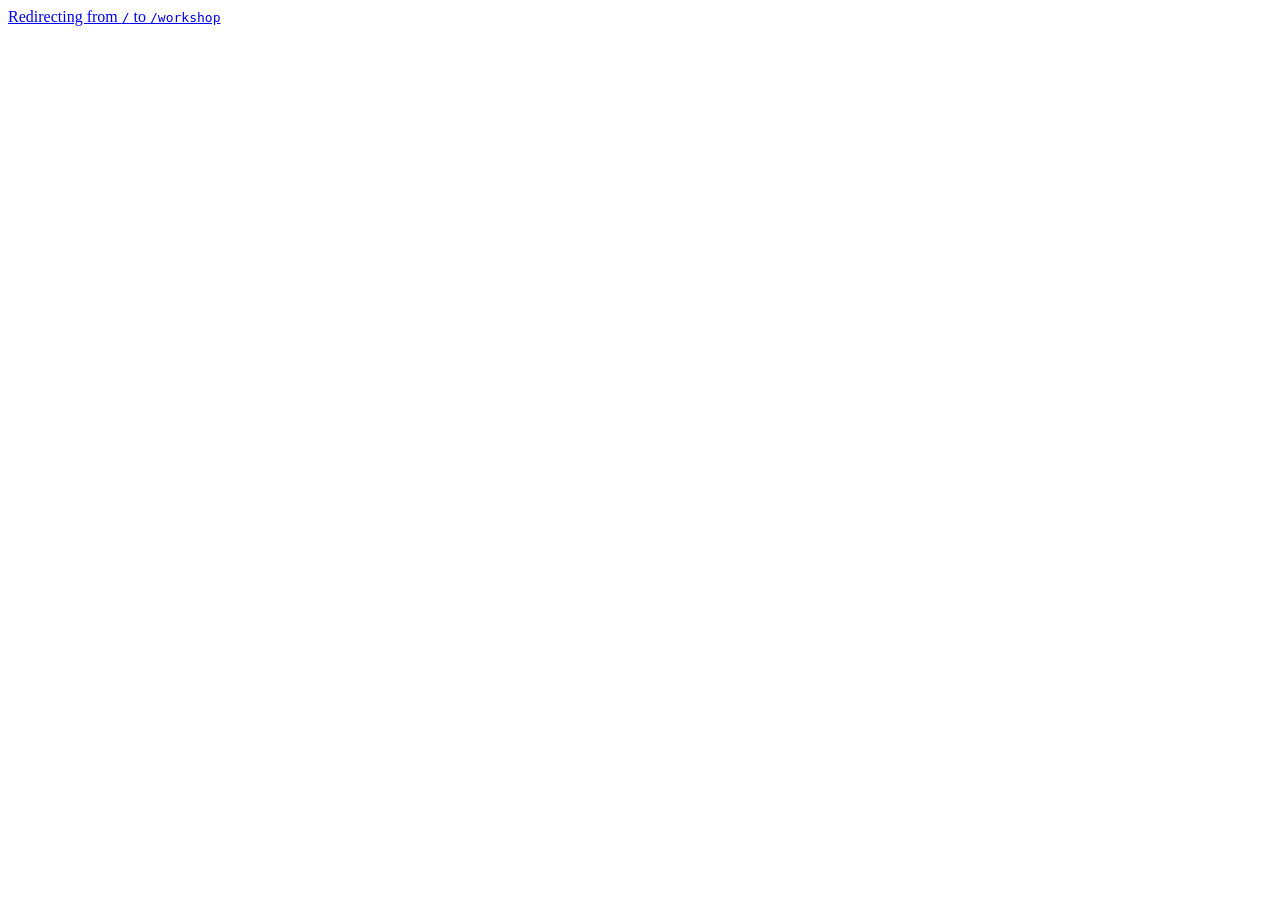
<file: index.html>
<!doctype html><title>Redirecting to: /workshop</title><meta http-equiv="refresh" content="2;url=/workshop"><meta name="robots" content="noindex"><link rel="canonical" href="https://vis4climate.org/workshop"><body>	<a href="/workshop">Redirecting from <code>/</code> to <code>/workshop</code></a></body>
</file>
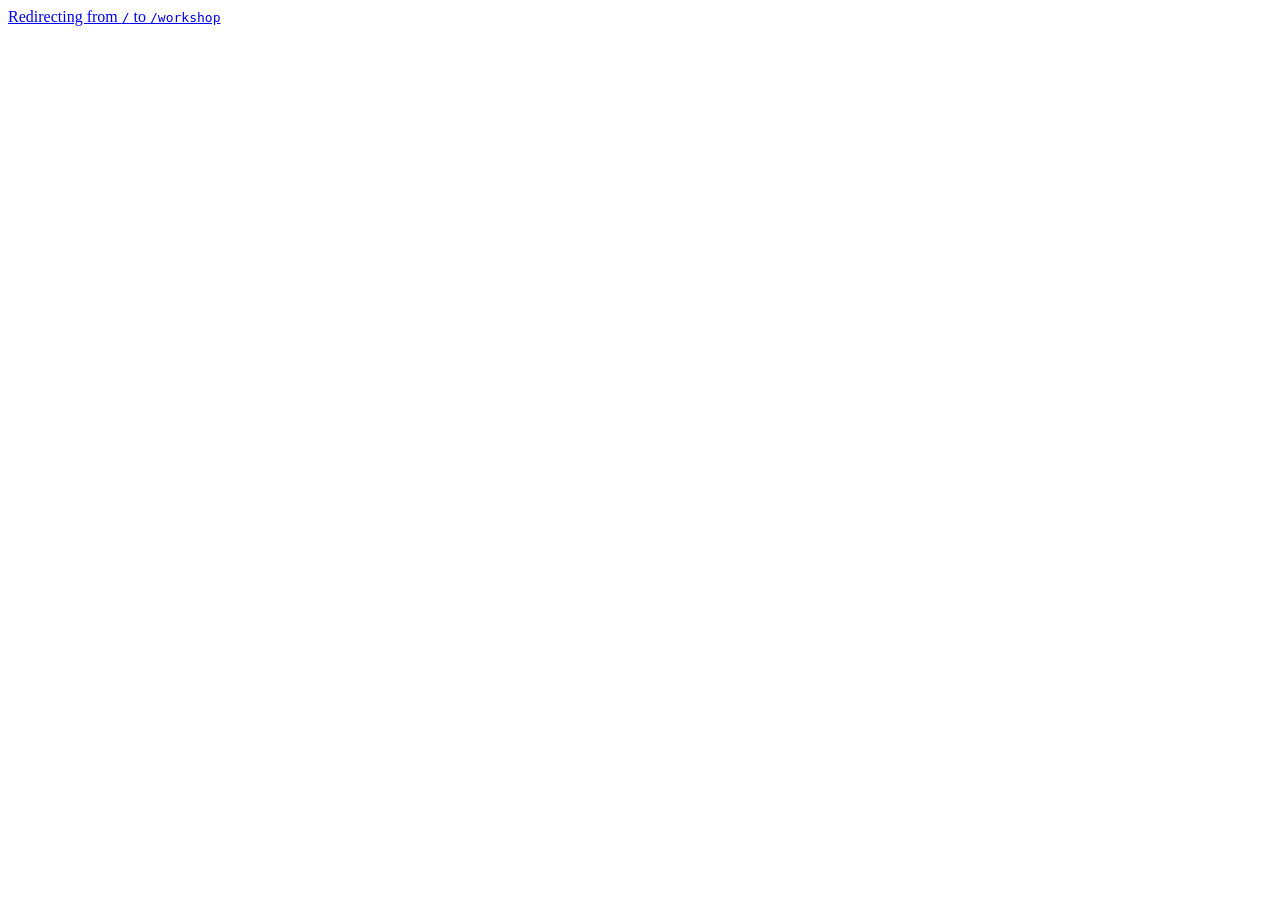
<file: client/index.html>
<!doctype html><title>Redirecting to: /workshop</title><meta http-equiv="refresh" content="2;url=/workshop"><meta name="robots" content="noindex"><link rel="canonical" href="/workshop"><body>	<a href="/workshop">Redirecting from <code>/</code> to <code>/workshop</code></a></body>
</file>
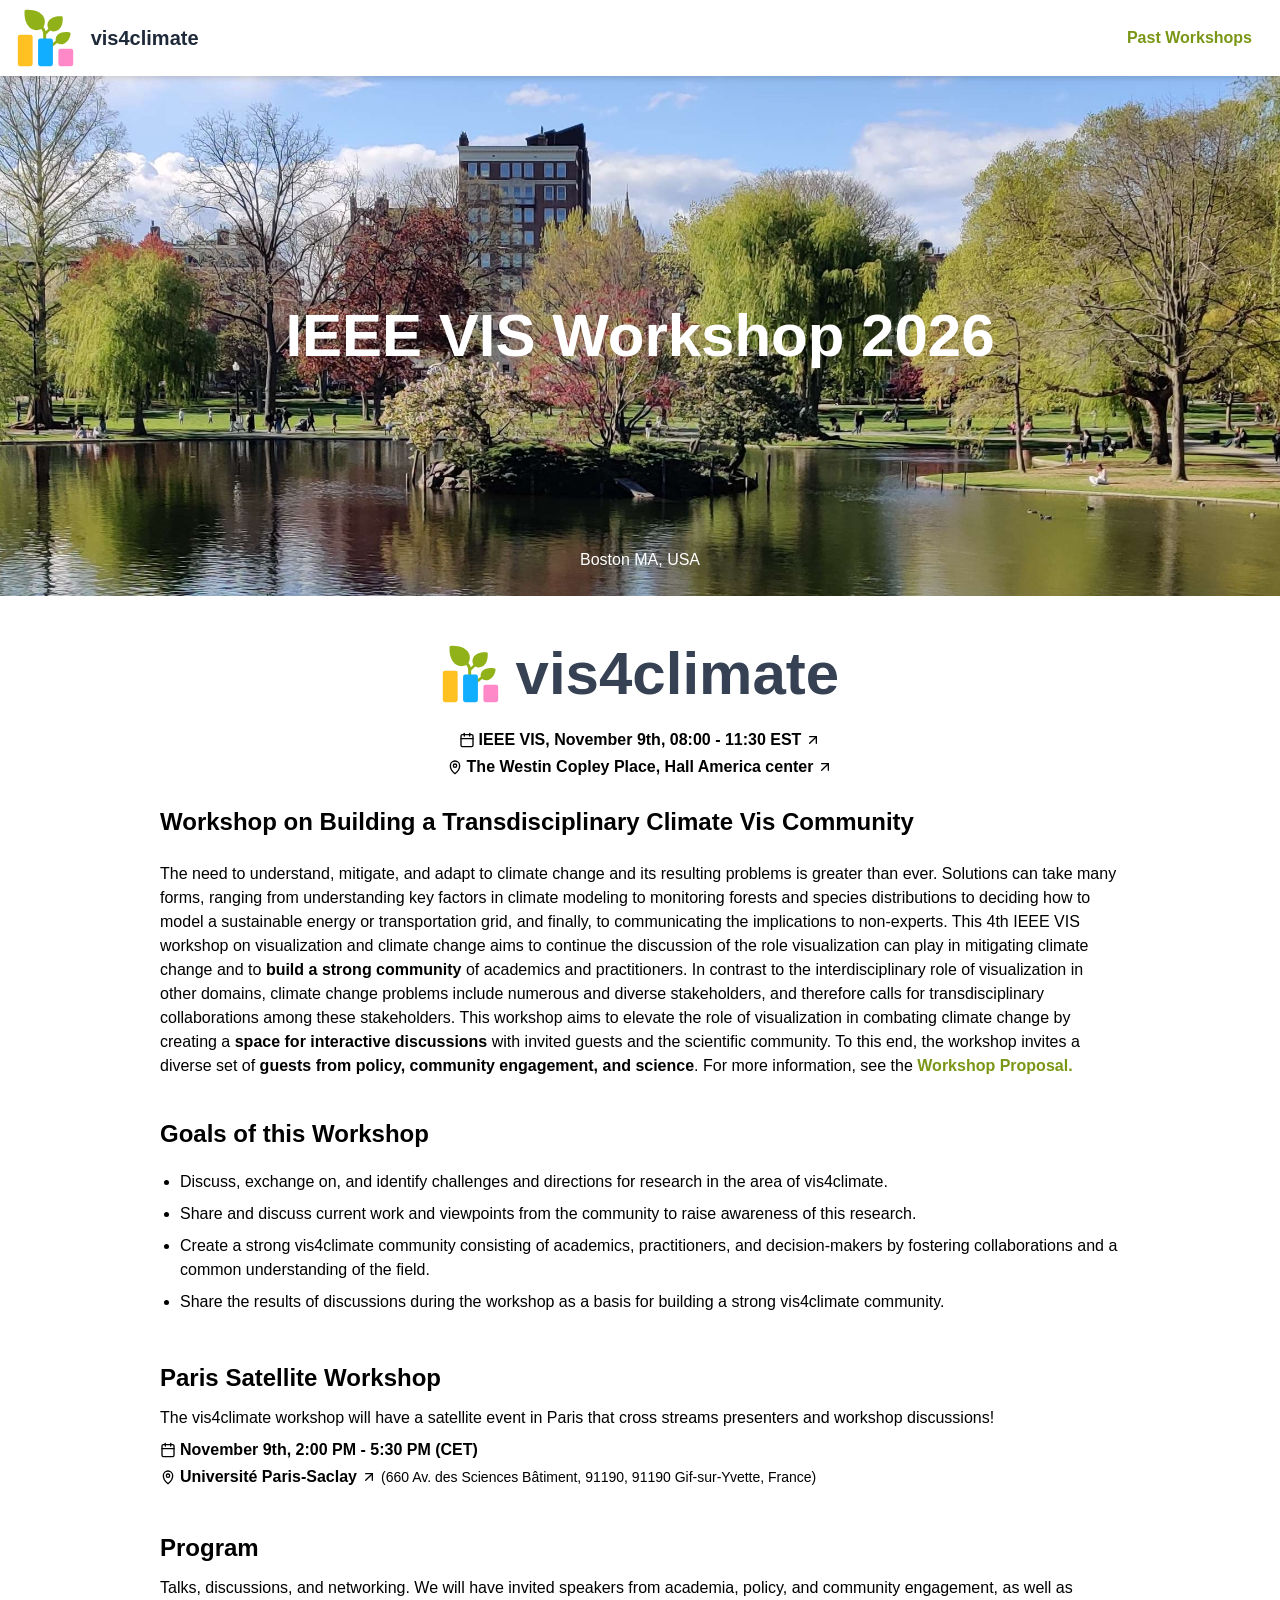
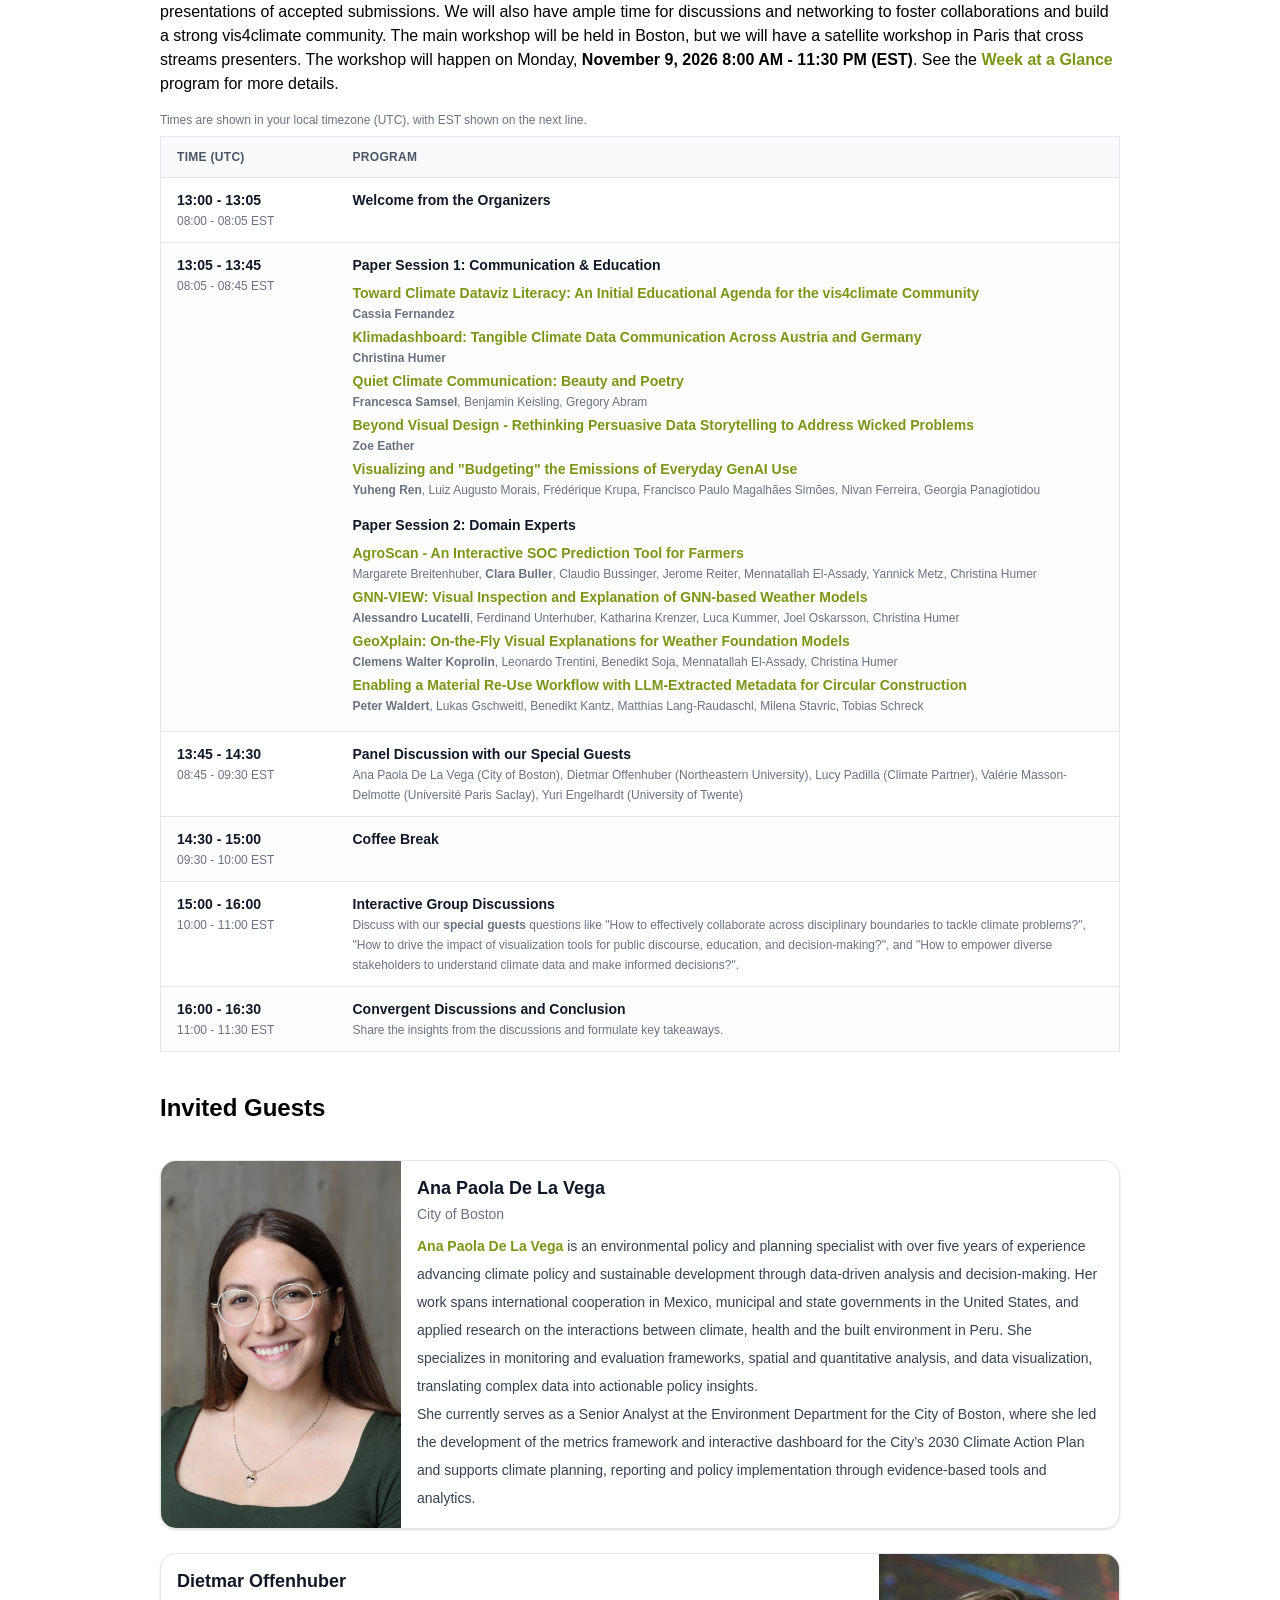
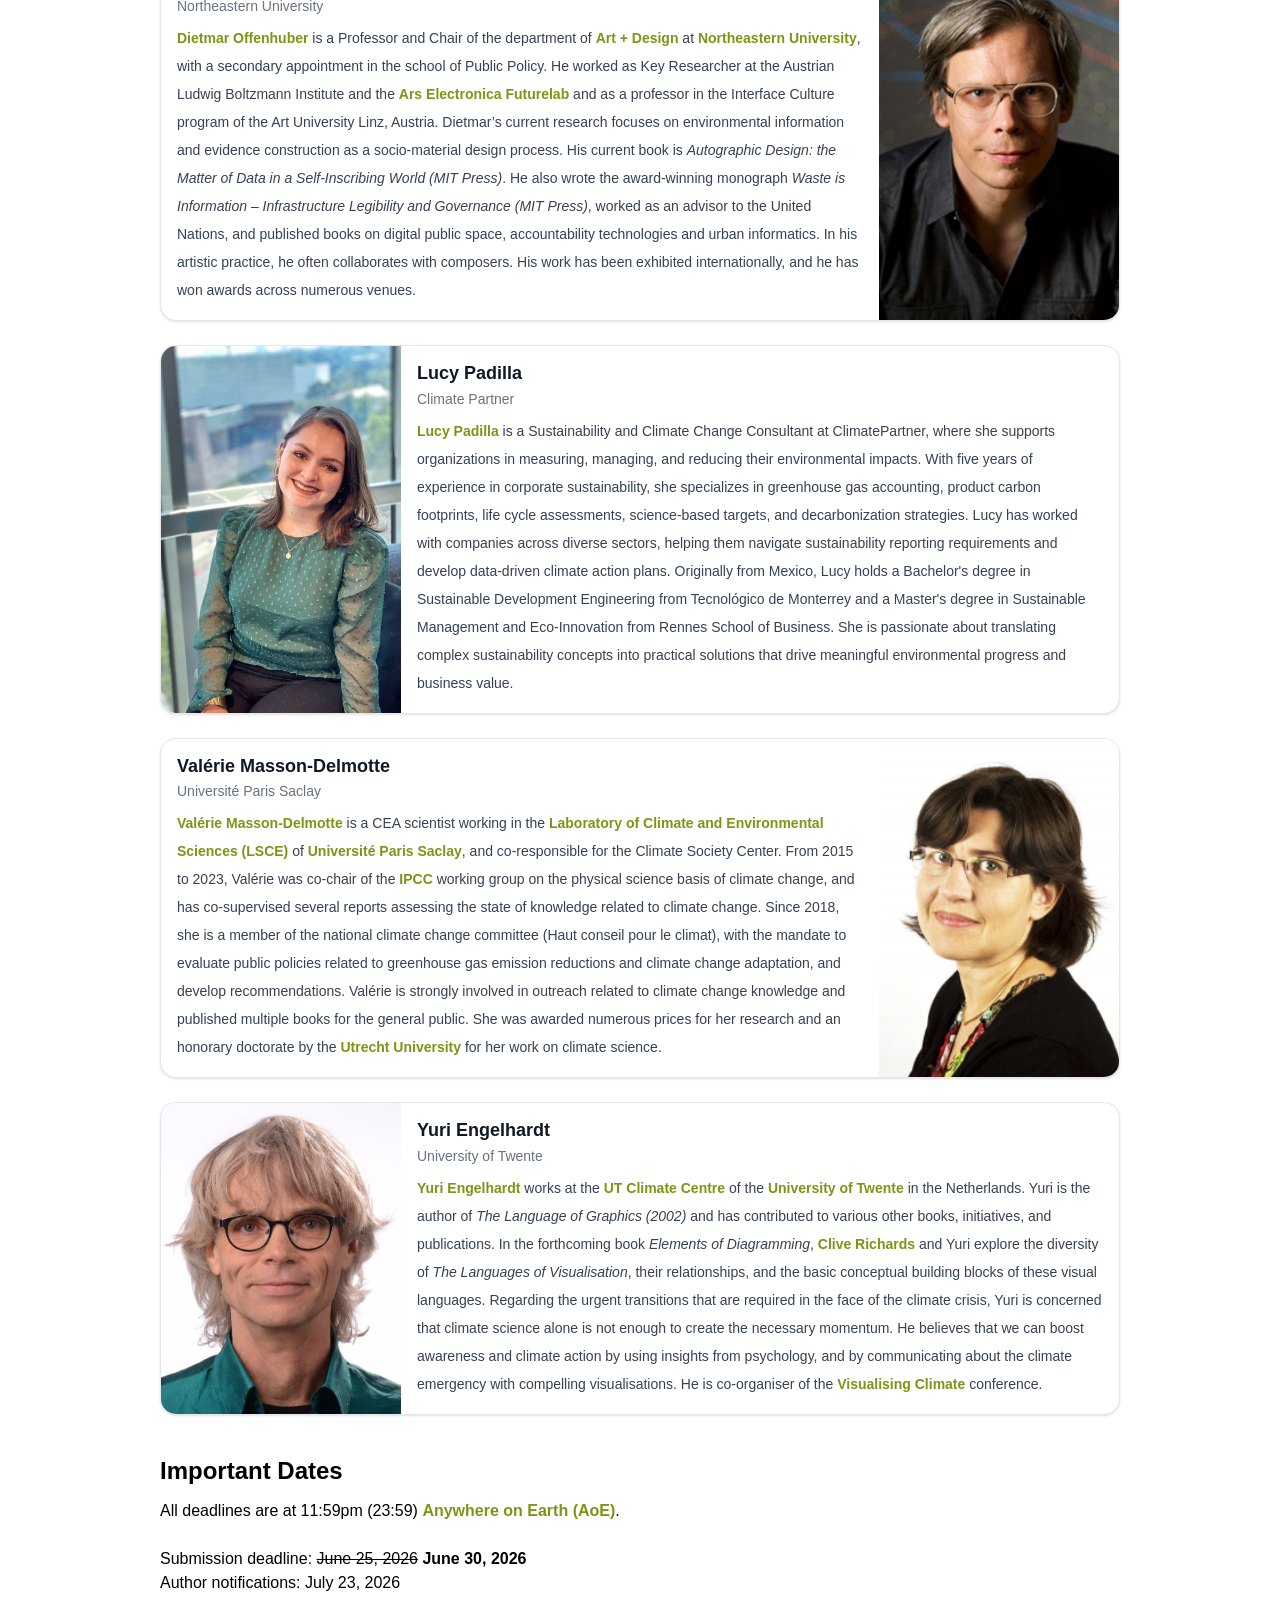
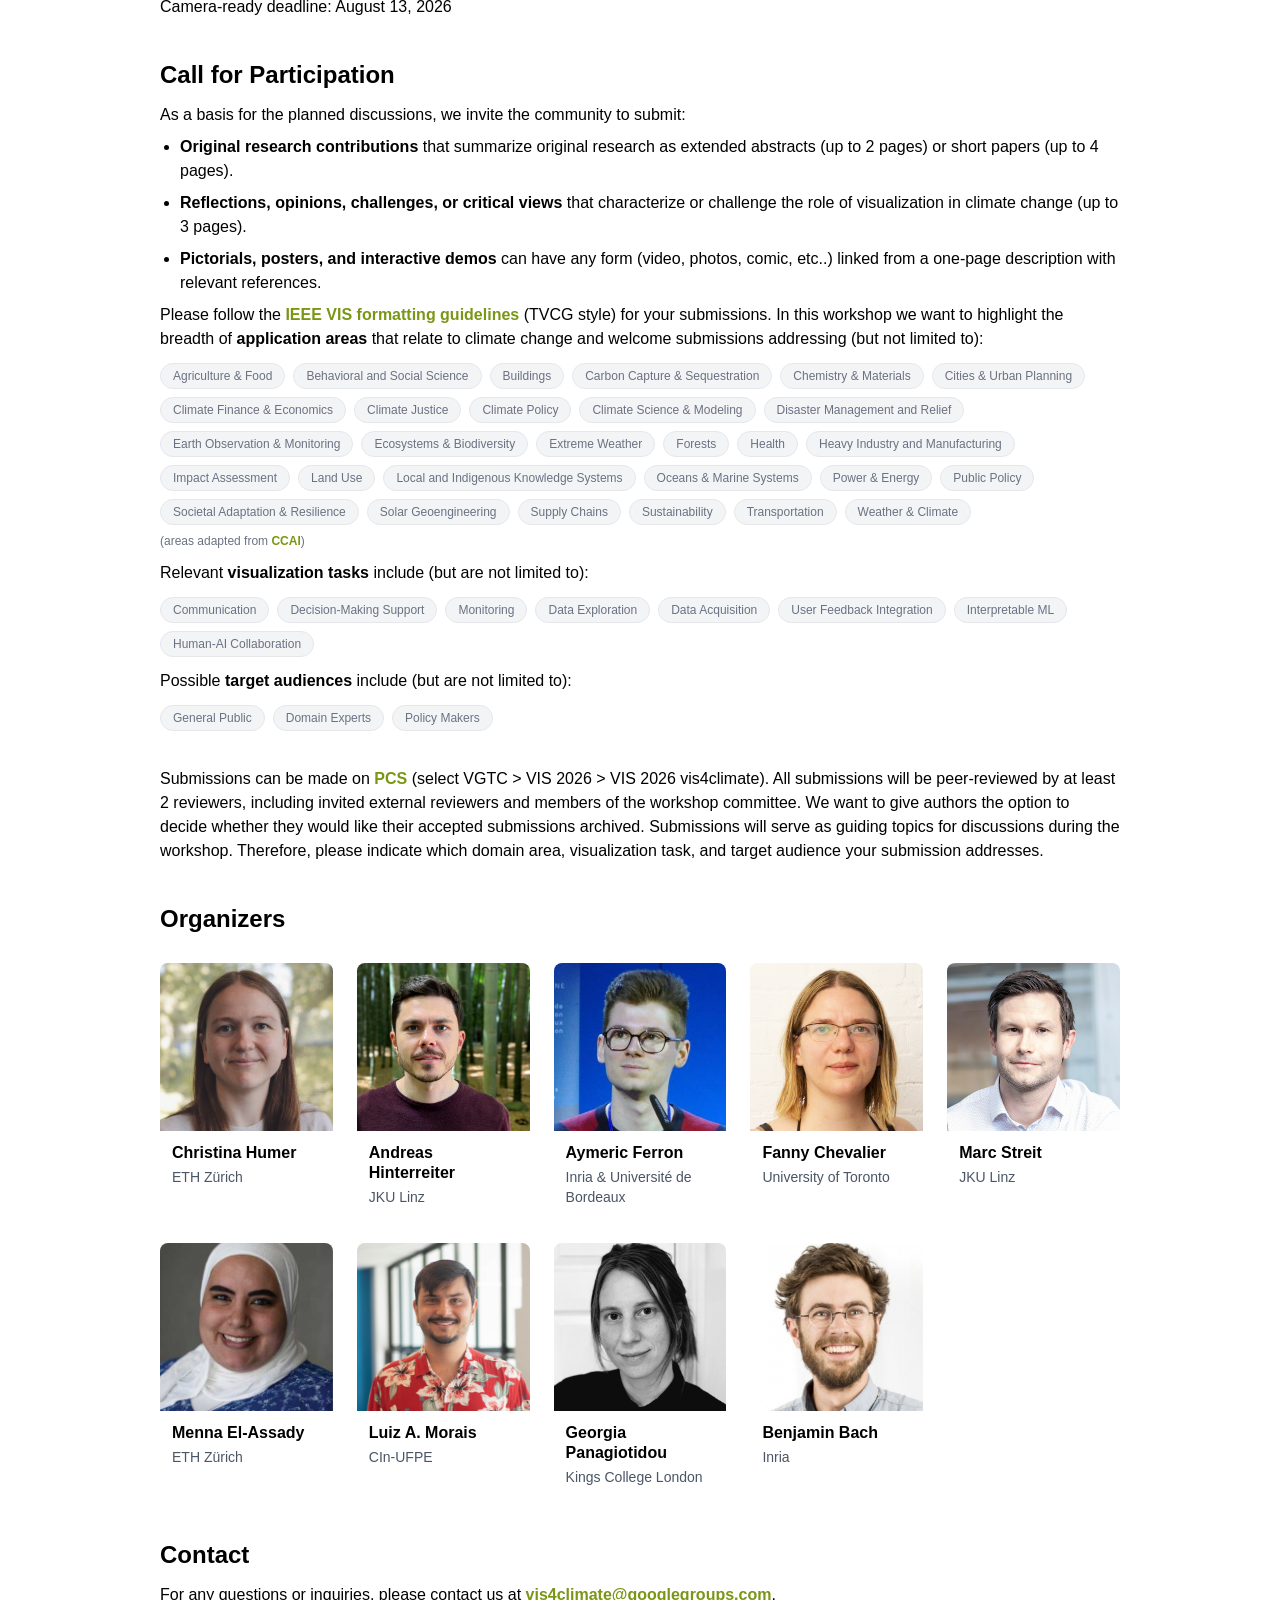
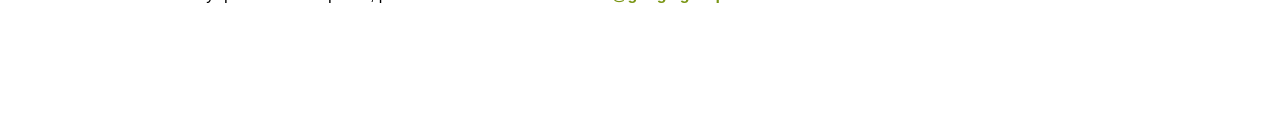
<file: workshop/index.html>
<!DOCTYPE html><html lang="en" data-astro-cid-sckkx6r4> <head><meta charset="UTF-8"><meta name="viewport" content="width=device-width, initial-scale=1.0"><link rel="icon" type="image/svg+xml" href="/favicon.svg"><meta name="generator" content="Astro v5.16.13"><title>vis4climate Workshop 2026</title><meta name="description" content="IEEE VIS 2026 workshop on building a transdisciplinary climate visualization community. Join researchers and practitioners in Boston, MA."><link rel="canonical" href="https://vis4climate.org/workshop/"><meta property="og:type" content="website"><meta property="og:url" content="https://vis4climate.org/workshop/"><meta property="og:title" content="vis4climate Workshop 2026"><meta property="og:description" content="IEEE VIS 2026 workshop on building a transdisciplinary climate visualization community. Join researchers and practitioners in Boston, MA."><meta property="og:image" content="https://vis4climate.org/_astro/vis4climate-logo.kdtECgRp.png"><meta property="og:image:secure_url" content="https://vis4climate.org/_astro/vis4climate-logo.kdtECgRp.png"><meta property="og:image:alt" content="vis4climate logo"><meta name="twitter:card" content="summary_large_image"><meta name="twitter:title" content="vis4climate Workshop 2026"><meta name="twitter:description" content="IEEE VIS 2026 workshop on building a transdisciplinary climate visualization community. Join researchers and practitioners in Boston, MA."><meta name="twitter:image" content="https://vis4climate.org/_astro/vis4climate-logo.kdtECgRp.png"><link rel="stylesheet" href="/_astro/index.B1H7MmB9.css">
<style>@media(max-width:767px){.program-table[data-astro-cid-v2nv6xds]{display:block;border:0;background:transparent}.program-table[data-astro-cid-v2nv6xds] thead[data-astro-cid-v2nv6xds]{display:none}.program-table-body[data-astro-cid-v2nv6xds]{display:grid;gap:.75rem}.program-row[data-astro-cid-v2nv6xds]{display:grid;grid-template-columns:minmax(0,1fr);border:1px solid #e5e7eb;border-radius:.75rem;overflow:hidden}.program-time-cell[data-astro-cid-v2nv6xds]{border-bottom:0!important;border-right:0;border-bottom:1px solid #e5e7eb!important}.program-detail-cell[data-astro-cid-v2nv6xds]{border-bottom:0!important}}.compact-bio[data-astro-cid-v2nv6xds]{display:-webkit-box;-webkit-box-orient:vertical;-webkit-line-clamp:6;overflow:hidden}
</style></head> <body class="h-full w-full m-0" data-astro-cid-sckkx6r4> <img src="/_astro/vis4climate-logo.kdtECgRp.png" class="hidden" loading="eager" data-astro-cid-sckkx6r4> <div id="container" class="pt-16 md:pt-19 h-full pb-30" data-astro-cid-sckkx6r4> <header class="fixed top-0 left-0 w-full bg-white bg-opacity-90 z-50 shadow-md" data-astro-cid-sckkx6r4> <div class="flex items-center justify-between px-4 py-2 max-w-7xl mx-auto" data-astro-cid-sckkx6r4> <a href="/" class="flex items-center space-x-2 md:space-x-4" data-astro-cid-sckkx6r4> <img src="/_astro/vis4climate-logo-notext.B7KIpeir.svg" alt="vis4climate logo" class="h-10 md:h-15 w-auto" data-astro-cid-sckkx6r4> <h1 class="!text-lg md:!text-xl font-bold text-gray-800 !p-0" data-astro-cid-sckkx6r4>vis4climate</h1> </a> <!-- Mobile hamburger button --> <button id="mobile-menu-btn" class="md:hidden flex flex-col justify-center items-center w-10 h-10 rounded-md hover:bg-gray-100 transition-colors" aria-label="Toggle menu" aria-expanded="false" data-astro-cid-sckkx6r4> <span class="hamburger-line block w-5 h-0.5 bg-gray-800 transition-all duration-300" data-astro-cid-sckkx6r4></span> <span class="hamburger-line block w-5 h-0.5 bg-gray-800 mt-1 transition-all duration-300" data-astro-cid-sckkx6r4></span> <span class="hamburger-line block w-5 h-0.5 bg-gray-800 mt-1 transition-all duration-300" data-astro-cid-sckkx6r4></span> </button> <!-- Desktop nav --> <nav class="hidden md:flex space-x-4" data-astro-cid-sckkx6r4> <ul style="list-style:none;" class="header__navigation flex m-0 p-0" data-astro-cid-sckkx6r4> <li data-astro-cid-sckkx6r4> <a href="/workshop" class="text-gray-800 font-medium px-3 py-2 rounded-md hover:bg-gray-100 transition-colors" data-astro-cid-sckkx6r4>Past Workshops</a> <ul class="header__navigation-sublist" data-astro-cid-sckkx6r4> <li data-astro-cid-sckkx6r4> <a href="/workshop" class="block text-gray-800 font-medium px-3 py-2 hover:bg-gray-100 transition-colors" data-astro-cid-sckkx6r4>2026 vis4climate</a> </li> <li data-astro-cid-sckkx6r4> <a target="_blank" href="https://visionsofthefuture.github.io/" class="block text-gray-800 font-medium px-3 py-2 hover:bg-gray-100 transition-colors" data-astro-cid-sckkx6r4>2024 VISions of the Future</a> </li> <li data-astro-cid-sckkx6r4> <a target="_blank" href="https://svs.gsfc.nasa.gov/events/2024/Viz4ClimateAndSustainability/" class="block text-gray-800 font-medium px-3 py-2 hover:bg-gray-100 transition-colors" data-astro-cid-sckkx6r4>2024 Viz4Climate + Sustainability</a> </li> <li data-astro-cid-sckkx6r4> <a target="_blank" href="https://svs.gsfc.nasa.gov/events/2022/Viz4Climate/" class="block text-gray-800 font-medium px-3 py-2 hover:bg-gray-100 transition-colors" data-astro-cid-sckkx6r4>2022 Viz4Climate</a> </li> </ul> </li> </ul> </nav> </div> <!-- Mobile nav menu --> <nav id="mobile-menu" class="md:hidden hidden border-t border-gray-200 bg-white" data-astro-cid-sckkx6r4> <ul style="list-style:none;" class="m-0 p-0" data-astro-cid-sckkx6r4> <li data-astro-cid-sckkx6r4> <a href="/workshop" class="block text-gray-800 font-medium px-4 py-3 hover:bg-gray-100 transition-colors" data-astro-cid-sckkx6r4>Past Workshops</a> </li> <li class="border-t border-gray-100" data-astro-cid-sckkx6r4> <a href="/workshop" class="block text-gray-600 text-sm font-medium px-6 py-2 hover:bg-gray-100 transition-colors" data-astro-cid-sckkx6r4>2026 vis4climate</a> </li> <li data-astro-cid-sckkx6r4> <a target="_blank" href="https://visionsofthefuture.github.io/" class="block text-gray-600 text-sm font-medium px-6 py-2 hover:bg-gray-100 transition-colors" data-astro-cid-sckkx6r4>2024 VISions of the Future</a> </li> <li data-astro-cid-sckkx6r4> <a target="_blank" href="https://svs.gsfc.nasa.gov/events/2024/Viz4ClimateAndSustainability/" class="block text-gray-600 text-sm font-medium px-6 py-2 hover:bg-gray-100 transition-colors" data-astro-cid-sckkx6r4>2024 Viz4Climate + Sustainability</a> </li> <li data-astro-cid-sckkx6r4> <a target="_blank" href="https://svs.gsfc.nasa.gov/events/2022/Viz4Climate/" class="block text-gray-600 text-sm font-medium px-6 py-2 hover:bg-gray-100 transition-colors" data-astro-cid-sckkx6r4>2022 Viz4Climate</a> </li> </ul> </nav> </header> <div id="banner" class="bg-visgreen-600 h-60 sm:h-80 md:h-100 lg:h-130 w-full flex flex-col justify-center items-center relative overflow-hidden" data-astro-cid-sckkx6r4> <!-- <div class="absolute h-full w-full hover:scale-110 transition-transform duration-500 ease-in-out" style={`background-image: url(${bannerBackground.src}); background-size: contain; background-position: center;`}></div> --> <div class="absolute h-full w-full hover:scale-110 transition-transform duration-500 ease-in-out" style="z-index: 0; background-image: url(/_astro/IMG_20230505_164158-cropped.Bp94DkM_.jpg); background-size: cover; background-position: center; background-repeat: no-repeat;" data-astro-cid-sckkx6r4></div> <h1 class="text-white text-center leading-[1.5] px-4 z-index-2" style="z-index: 2;" data-astro-cid-sckkx6r4> <p key="0" data-astro-cid-sckkx6r4>IEEE VIS Workshop 2026<br data-astro-cid-sckkx6r4></p> </h1> <p class="text-white text-center text-sm md:text-base absolute bottom-0 left-1/2 transform -translate-x-1/2 pb-4 md:pb-6 px-4 z-index-2" style="z-index: 2;" data-astro-cid-sckkx6r4> Boston MA, USA </p> </div>  <div class="h-fit w-full max-w-5xl px-4 sm:px-6 lg:px-8 pt-6 mx-auto" data-astro-cid-v2nv6xds> <span class="flex items-center space-x-2 md:space-x-4 text-center justify-center !pb-0 " data-astro-cid-v2nv6xds> <img src="/_astro/vis4climate-logo-notext.B7KIpeir.svg" alt="vis4climate logo" class="h-10 md:h-15 w-auto" data-astro-cid-v2nv6xds> <h1 class="text-gray-700" data-astro-cid-v2nv6xds>vis4climate</h1> </span> <h4 class="text-center !pt-0" data-astro-cid-v2nv6xds> <a href="https://ieeevis.org/year/2026/program/session/w-vis4climate-vis4climate-1/" target="_blank" rel="noopener noreferrer" style="color: black;" class="inline-flex items-center gap-1 hover:underline" data-astro-cid-v2nv6xds> <svg xmlns="http://www.w3.org/2000/svg" viewBox="0 0 24 24" fill="none" stroke="currentColor" stroke-width="2" stroke-linecap="round" stroke-linejoin="round" class="h-4 w-4" aria-hidden="true" data-astro-cid-v2nv6xds> <rect x="3" y="4" width="18" height="18" rx="2" ry="2" data-astro-cid-v2nv6xds></rect> <line x1="16" y1="2" x2="16" y2="6" data-astro-cid-v2nv6xds></line> <line x1="8" y1="2" x2="8" y2="6" data-astro-cid-v2nv6xds></line> <line x1="3" y1="10" x2="21" y2="10" data-astro-cid-v2nv6xds></line> </svg>
IEEE VIS, November 9th, 08:00 - 11:30 EST
<svg xmlns="http://www.w3.org/2000/svg" viewBox="0 0 24 24" fill="none" stroke="currentColor" stroke-width="2" stroke-linecap="round" stroke-linejoin="round" class="h-4 w-4" aria-hidden="true" data-astro-cid-v2nv6xds> <path d="M7 17 17 7" data-astro-cid-v2nv6xds></path> <path d="M7 7h10v10" data-astro-cid-v2nv6xds></path> </svg> </a> <br data-astro-cid-v2nv6xds> <a href="https://www.marriott.com/en-us/hotels/boswi-the-westin-copley-place-boston/overview/" target="_blank" rel="noopener noreferrer" class="inline-flex items-center gap-1 hover:underline" style="color: black;" data-astro-cid-v2nv6xds> <svg xmlns="http://www.w3.org/2000/svg" viewBox="0 0 24 24" fill="none" stroke="currentColor" stroke-width="2" stroke-linecap="round" stroke-linejoin="round" class="h-4 w-4" aria-hidden="true" data-astro-cid-v2nv6xds> <path d="M12 22s7-5.5 7-12a7 7 0 1 0-14 0c0 6.5 7 12 7 12z" data-astro-cid-v2nv6xds></path> <circle cx="12" cy="10" r="2.5" data-astro-cid-v2nv6xds></circle> </svg>
The Westin Copley Place, Hall America center
<svg xmlns="http://www.w3.org/2000/svg" viewBox="0 0 24 24" fill="none" stroke="currentColor" stroke-width="2" stroke-linecap="round" stroke-linejoin="round" class="h-4 w-4" aria-hidden="true" data-astro-cid-v2nv6xds> <path d="M7 17 17 7" data-astro-cid-v2nv6xds></path> <path d="M7 7h10v10" data-astro-cid-v2nv6xds></path> </svg> </a> <br data-astro-cid-v2nv6xds> </h4> <h2 data-astro-cid-v2nv6xds>Workshop on Building a Transdisciplinary Climate Vis Community</h2> <p data-astro-cid-v2nv6xds>
The need to understand, mitigate, and adapt to climate change and
			its resulting problems is greater than ever. Solutions can take many
			forms, ranging from understanding key factors in climate modeling to
			monitoring forests and species distributions to deciding how to
			model a sustainable energy or transportation grid, and finally, to
			communicating the implications to non-experts. This 4th IEEE VIS
			workshop on visualization and climate change aims to continue the
			discussion of the role visualization can play in mitigating climate
			change and to <b data-astro-cid-v2nv6xds>build a strong community</b> of academics and practitioners.
			In contrast to the interdisciplinary role of visualization in other domains,
			climate change problems include numerous and diverse stakeholders, and
			therefore calls for transdisciplinary collaborations among these stakeholders.
			This workshop aims to elevate the role of visualization in combating climate
			change by creating a <b data-astro-cid-v2nv6xds>space for interactive discussions</b> with invited
			guests and the scientific community. To this end, the workshop invites
			a diverse set of <b data-astro-cid-v2nv6xds>guests from policy, community engagement, and science</b>.
			For more information, see the <a href="/_astro/2026_vis4climate.vvv_NPZ-.pdf" target="_blank" rel="noopener noreferrer" data-astro-cid-v2nv6xds>
Workshop Proposal.
</a> </p> <h3 data-astro-cid-v2nv6xds>Goals of this Workshop</h3> <p data-astro-cid-v2nv6xds></p><ul data-astro-cid-v2nv6xds> <li data-astro-cid-v2nv6xds>
Discuss, exchange on, and identify challenges and directions
					for research in the area of vis4climate.
</li> <li data-astro-cid-v2nv6xds>
Share and discuss current work and viewpoints from the
					community to raise awareness of this research.
</li> <li data-astro-cid-v2nv6xds>
Create a strong vis4climate community consisting of
					academics, practitioners, and decision-makers by fostering
					collaborations and a common understanding of the field.
</li> <li data-astro-cid-v2nv6xds>
Share the results of discussions during the workshop as a basis
					for building a strong vis4climate community.
</li> </ul>  <h3 data-astro-cid-v2nv6xds>Paris Satellite Workshop</h3> <p data-astro-cid-v2nv6xds>
The vis4climate workshop will have a satellite event in Paris that cross streams presenters and workshop discussions!
<br data-astro-cid-v2nv6xds> </p><div style="color: black;" class="inline-flex items-center gap-1 font-semibold pt-2" data-astro-cid-v2nv6xds> <svg xmlns="http://www.w3.org/2000/svg" viewBox="0 0 24 24" fill="none" stroke="currentColor" stroke-width="2" stroke-linecap="round" stroke-linejoin="round" class="h-4 w-4" aria-hidden="true" data-astro-cid-v2nv6xds> <rect x="3" y="4" width="18" height="18" rx="2" ry="2" data-astro-cid-v2nv6xds></rect> <line x1="16" y1="2" x2="16" y2="6" data-astro-cid-v2nv6xds></line> <line x1="8" y1="2" x2="8" y2="6" data-astro-cid-v2nv6xds></line> <line x1="3" y1="10" x2="21" y2="10" data-astro-cid-v2nv6xds></line> </svg>
November 9th, 2:00 PM - 5:30 PM (CET)
</div> <br data-astro-cid-v2nv6xds> <a href="https://maps.app.goo.gl/FdYxityaY2kj338y6" target="_blank" rel="noopener noreferrer" class="inline-flex items-center gap-1 hover:underline" style="color: black;" data-astro-cid-v2nv6xds> <svg xmlns="http://www.w3.org/2000/svg" viewBox="0 0 24 24" fill="none" stroke="currentColor" stroke-width="2" stroke-linecap="round" stroke-linejoin="round" class="h-4 w-4" aria-hidden="true" data-astro-cid-v2nv6xds> <path d="M12 22s7-5.5 7-12a7 7 0 1 0-14 0c0 6.5 7 12 7 12z" data-astro-cid-v2nv6xds></path> <circle cx="12" cy="10" r="2.5" data-astro-cid-v2nv6xds></circle> </svg>
Université Paris-Saclay
<svg xmlns="http://www.w3.org/2000/svg" viewBox="0 0 24 24" fill="none" stroke="currentColor" stroke-width="2" stroke-linecap="round" stroke-linejoin="round" class="h-4 w-4" aria-hidden="true" data-astro-cid-v2nv6xds> <path d="M7 17 17 7" data-astro-cid-v2nv6xds></path> <path d="M7 7h10v10" data-astro-cid-v2nv6xds></path> </svg> <span class="block text-sm font-light" data-astro-cid-v2nv6xds>(660 Av. des Sciences Bâtiment, 91190, 91190 Gif-sur-Yvette, France)</span> </a>  <h3 data-astro-cid-v2nv6xds>Program</h3> <p data-astro-cid-v2nv6xds>
Talks, discussions, and networking. We will have invited speakers from academia, policy, and community engagement, as well as presentations of accepted submissions. We will also have ample time for discussions and networking to foster collaborations and build a strong vis4climate community.
		
			The main workshop will be held in Boston, but we will have a satellite workshop in Paris that cross streams presenters. 
			The workshop will happen on Monday, <b data-astro-cid-v2nv6xds>November 9, 2026 8:00 AM - 11:30 PM (EST)</b>. See the <a href="https://ieeevis.org/year/2026/info/program/week-at-a-glance" target="_blank" data-astro-cid-v2nv6xds>Week at a Glance</a> program for more details.
</p> <div class="mt-4" data-astro-cid-v2nv6xds> <p id="program-timezone-note" class="mb-2 text-xs text-gray-500" data-astro-cid-v2nv6xds>
Displayed in Eastern Time (EST). Local conversion loads automatically.
</p> <table class="program-table min-w-full border-collapse rounded-lg border border-gray-200 bg-white text-left text-sm" data-astro-cid-v2nv6xds> <thead class="bg-gray-50 text-xs uppercase tracking-wide text-gray-600" data-astro-cid-v2nv6xds> <tr data-astro-cid-v2nv6xds> <th id="program-time-header" scope="col" class="w-44 border-b border-gray-200 px-4 py-3 font-semibold" data-astro-cid-v2nv6xds>Time (EST)</th> <th scope="col" class="border-b border-gray-200 px-4 py-3 font-semibold" data-astro-cid-v2nv6xds>Program</th> </tr> </thead> <tbody class="program-table-body text-gray-700" data-astro-cid-v2nv6xds> <tr class="program-row align-top" data-astro-cid-v2nv6xds> <td class="program-time-cell border-b border-gray-200 px-4 py-3 font-semibold text-gray-900" data-program-time data-start-utc="2026-11-09T13:00:00Z" data-end-utc="2026-11-09T13:05:00Z" data-astro-cid-v2nv6xds>
08:00 - 08:05
</td> <td class="program-detail-cell border-b border-gray-200 px-4 py-3" data-astro-cid-v2nv6xds> <p class="font-semibold text-gray-900" data-astro-cid-v2nv6xds>Welcome from the Organizers</p> </td> </tr> <tr class="program-row align-top bg-gray-50/40" data-astro-cid-v2nv6xds> <td class="program-time-cell border-b border-gray-200 px-4 py-3 font-semibold text-gray-900" data-program-time data-start-utc="2026-11-09T13:05:00Z" data-end-utc="2026-11-09T13:45:00Z" data-astro-cid-v2nv6xds>
08:05 - 08:45
</td> <td class="program-detail-cell border-b border-gray-200 px-4 py-3" data-astro-cid-v2nv6xds> <div class="space-y-3" data-astro-cid-v2nv6xds> <div data-astro-cid-v2nv6xds> <p class="font-semibold text-gray-900 pb-2" data-astro-cid-v2nv6xds>Paper Session 1: Communication &amp; Education</p> <p class="pb-1" data-astro-cid-v2nv6xds> <a href="/_astro/3633-toward-climate-dataviz-literacy-an-initial-educational-agenda-for-the-vis4climat-paper.CXCEwm9i.pdf" target="_blank" rel="noopener noreferrer" class="hover:underline" data-astro-cid-v2nv6xds> Toward Climate Dataviz Literacy: An Initial Educational Agenda for the vis4climate Community </a><br data-astro-cid-v2nv6xds> <span class="text-gray-500 text-xs" data-astro-cid-v2nv6xds> <span data-astro-cid-v2nv6xds><strong data-astro-cid-v2nv6xds>Cassia Fernandez</strong></span>  </span> </p><p class="pb-1" data-astro-cid-v2nv6xds> <a href="/_astro/3383-klimadashboard-tangible-climate-data-communication-across-austria-and-germany-paper.BwPtLJhI.pdf" target="_blank" rel="noopener noreferrer" class="hover:underline" data-astro-cid-v2nv6xds> Klimadashboard: Tangible Climate Data Communication Across Austria and Germany </a><br data-astro-cid-v2nv6xds> <span class="text-gray-500 text-xs" data-astro-cid-v2nv6xds> <span data-astro-cid-v2nv6xds><strong data-astro-cid-v2nv6xds>Christina Humer</strong></span>  </span> </p><p class="pb-1" data-astro-cid-v2nv6xds> <a href="/_astro/4403-quiet-climate-communication-beauty-and-poetry-paper.GDpyQ80P.pdf" target="_blank" rel="noopener noreferrer" class="hover:underline" data-astro-cid-v2nv6xds> Quiet Climate Communication: Beauty and Poetry </a><br data-astro-cid-v2nv6xds> <span class="text-gray-500 text-xs" data-astro-cid-v2nv6xds> <span data-astro-cid-v2nv6xds><strong data-astro-cid-v2nv6xds>Francesca Samsel</strong></span><span data-astro-cid-v2nv6xds>, Benjamin Keisling</span><span data-astro-cid-v2nv6xds>, Gregory Abram</span>  </span> </p><p class="pb-1" data-astro-cid-v2nv6xds> <a href="/_astro/4187-beyond-visual-design-rethinking-persuasive-data-storytelling-to-address-wicked-p-paper.QrUKEM4r.pdf" target="_blank" rel="noopener noreferrer" class="hover:underline" data-astro-cid-v2nv6xds> Beyond Visual Design - Rethinking Persuasive Data Storytelling to Address Wicked Problems </a><br data-astro-cid-v2nv6xds> <span class="text-gray-500 text-xs" data-astro-cid-v2nv6xds> <span data-astro-cid-v2nv6xds><strong data-astro-cid-v2nv6xds>Zoe Eather</strong></span>  </span> </p><p class="pb-1" data-astro-cid-v2nv6xds> <a href="/_astro/7796-visualizing-and-budgeting-the-emissions-of-everyday-genai-use-paper.253RvKAG.pdf" target="_blank" rel="noopener noreferrer" class="hover:underline" data-astro-cid-v2nv6xds> Visualizing and &quot;Budgeting&quot; the Emissions of Everyday GenAI Use </a><br data-astro-cid-v2nv6xds> <span class="text-gray-500 text-xs" data-astro-cid-v2nv6xds> <span data-astro-cid-v2nv6xds><strong data-astro-cid-v2nv6xds>Yuheng Ren</strong></span><span data-astro-cid-v2nv6xds>, Luiz Augusto Morais</span><span data-astro-cid-v2nv6xds>, Frédérique Krupa</span><span data-astro-cid-v2nv6xds>, Francisco Paulo Magalhães Simões</span><span data-astro-cid-v2nv6xds>, Nivan Ferreira</span><span data-astro-cid-v2nv6xds>, Georgia Panagiotidou</span>  </span> </p> </div> <div data-astro-cid-v2nv6xds> <p class="font-semibold text-gray-900 pb-2" data-astro-cid-v2nv6xds>Paper Session 2: Domain Experts</p> <p class="pb-1" data-astro-cid-v2nv6xds> <a href="/_astro/9026-agroscan-an-interactive-soc-prediction-tool-for-farmers-paper.DG2R_tNF.pdf" target="_blank" rel="noopener noreferrer" class="hover:underline" data-astro-cid-v2nv6xds> AgroScan - An Interactive SOC Prediction Tool for Farmers </a><br data-astro-cid-v2nv6xds> <span class="text-gray-500 text-xs" data-astro-cid-v2nv6xds> <span data-astro-cid-v2nv6xds>Margarete Breitenhuber</span><span data-astro-cid-v2nv6xds>, <strong data-astro-cid-v2nv6xds>Clara Buller</strong></span><span data-astro-cid-v2nv6xds>, Claudio Bussinger</span><span data-astro-cid-v2nv6xds>, Jerome Reiter</span><span data-astro-cid-v2nv6xds>, Mennatallah El-Assady</span><span data-astro-cid-v2nv6xds>, Yannick Metz</span><span data-astro-cid-v2nv6xds>, Christina Humer</span>  </span> </p><p class="pb-1" data-astro-cid-v2nv6xds> <a href="/_astro/6662-gnn-view-visual-inspection-and-explanation-of-gnn-based-weather-models-paper.D0DHk3LN.pdf" target="_blank" rel="noopener noreferrer" class="hover:underline" data-astro-cid-v2nv6xds> GNN-VIEW: Visual Inspection and Explanation of GNN-based Weather Models </a><br data-astro-cid-v2nv6xds> <span class="text-gray-500 text-xs" data-astro-cid-v2nv6xds> <span data-astro-cid-v2nv6xds><strong data-astro-cid-v2nv6xds>Alessandro Lucatelli</strong></span><span data-astro-cid-v2nv6xds>, Ferdinand Unterhuber</span><span data-astro-cid-v2nv6xds>, Katharina Krenzer</span><span data-astro-cid-v2nv6xds>, Luca Kummer</span><span data-astro-cid-v2nv6xds>, Joel Oskarsson</span><span data-astro-cid-v2nv6xds>, Christina Humer</span>  </span> </p><p class="pb-1" data-astro-cid-v2nv6xds> <a href="/_astro/7595-geoxplain-on-the-fly-visual-explanations-for-weather-foundation-models-paper.BPlN1GPG.pdf" target="_blank" rel="noopener noreferrer" class="hover:underline" data-astro-cid-v2nv6xds> GeoXplain: On-the-Fly Visual Explanations for Weather Foundation Models </a><br data-astro-cid-v2nv6xds> <span class="text-gray-500 text-xs" data-astro-cid-v2nv6xds> <span data-astro-cid-v2nv6xds><strong data-astro-cid-v2nv6xds>Clemens Walter Koprolin</strong></span><span data-astro-cid-v2nv6xds>, Leonardo Trentini</span><span data-astro-cid-v2nv6xds>, Benedikt Soja</span><span data-astro-cid-v2nv6xds>, Mennatallah El-Assady</span><span data-astro-cid-v2nv6xds>, Christina Humer</span>  </span> </p><p class="pb-1" data-astro-cid-v2nv6xds> <a href="/_astro/4697-enabling-a-material-re-use-workflow-with-llm-extracted-metadata-for-circular-con-paper.-mIvYrdl.pdf" target="_blank" rel="noopener noreferrer" class="hover:underline" data-astro-cid-v2nv6xds> Enabling a Material Re-Use Workflow with LLM-Extracted Metadata for Circular Construction </a><br data-astro-cid-v2nv6xds> <span class="text-gray-500 text-xs" data-astro-cid-v2nv6xds> <span data-astro-cid-v2nv6xds><strong data-astro-cid-v2nv6xds>Peter Waldert</strong></span><span data-astro-cid-v2nv6xds>, Lukas Gschweitl</span><span data-astro-cid-v2nv6xds>, Benedikt Kantz</span><span data-astro-cid-v2nv6xds>, Matthias Lang-Raudaschl</span><span data-astro-cid-v2nv6xds>, Milena Stavric</span><span data-astro-cid-v2nv6xds>, Tobias Schreck</span>  </span> </p> </div> </div> </td> </tr> <tr class="program-row align-top" data-astro-cid-v2nv6xds> <td class="program-time-cell border-b border-gray-200 px-4 py-3 font-semibold text-gray-900" data-program-time data-start-utc="2026-11-09T13:45:00Z" data-end-utc="2026-11-09T14:30:00Z" data-astro-cid-v2nv6xds>
08:45 - 09:30
</td> <td class="program-detail-cell border-b border-gray-200 px-4 py-3" data-astro-cid-v2nv6xds> <p class="font-semibold text-gray-900" data-astro-cid-v2nv6xds>Panel Discussion with our Special Guests</p> <span class="text-gray-500 text-xs" data-astro-cid-v2nv6xds> <span key="0" data-astro-cid-v2nv6xds> Ana Paola De La Vega (City of Boston),  </span><span key="1" data-astro-cid-v2nv6xds> Dietmar Offenhuber (Northeastern University),  </span><span key="2" data-astro-cid-v2nv6xds> Lucy Padilla (Climate Partner),  </span><span key="3" data-astro-cid-v2nv6xds> Valérie Masson-Delmotte (Université Paris Saclay),  </span><span key="4" data-astro-cid-v2nv6xds> Yuri Engelhardt (University of Twente) </span> </span> </td> </tr> <tr class="program-row align-top bg-gray-50/40" data-astro-cid-v2nv6xds> <td class="program-time-cell border-b border-gray-200 px-4 py-3 font-semibold text-gray-900" data-program-time data-start-utc="2026-11-09T14:30:00Z" data-end-utc="2026-11-09T15:00:00Z" data-astro-cid-v2nv6xds>
09:30 - 10:00
</td> <td class="program-detail-cell border-b border-gray-200 px-4 py-3" data-astro-cid-v2nv6xds> <p class="font-semibold text-gray-900" data-astro-cid-v2nv6xds>Coffee Break</p> </td> </tr> <tr class="program-row align-top" data-astro-cid-v2nv6xds> <td class="program-time-cell border-b border-gray-200 px-4 py-3 font-semibold text-gray-900" data-program-time data-start-utc="2026-11-09T15:00:00Z" data-end-utc="2026-11-09T16:00:00Z" data-astro-cid-v2nv6xds>
10:00 - 11:00
</td> <td class="program-detail-cell border-b border-gray-200 px-4 py-3" data-astro-cid-v2nv6xds> <p class="font-semibold text-gray-900" data-astro-cid-v2nv6xds>Interactive Group Discussions</p> <span class="text-gray-500 text-xs" data-astro-cid-v2nv6xds>
Discuss with our <strong data-astro-cid-v2nv6xds>special guests</strong> questions like "How to effectively collaborate across disciplinary boundaries to tackle climate problems?", "How to drive the impact of visualization tools for public discourse, education, and decision-making?", and "How to empower diverse stakeholders to understand climate data and make informed decisions?".
</span> </td> </tr> <tr class="program-row align-top bg-gray-50/40" data-astro-cid-v2nv6xds> <td class="program-time-cell px-4 py-3 font-semibold text-gray-900" data-program-time data-start-utc="2026-11-09T16:00:00Z" data-end-utc="2026-11-09T16:30:00Z" data-astro-cid-v2nv6xds>
11:00 - 11:30
</td> <td class="program-detail-cell px-4 py-3" data-astro-cid-v2nv6xds> <p class="font-semibold text-gray-900" data-astro-cid-v2nv6xds>Convergent Discussions and Conclusion</p> <span class="text-gray-500 text-xs" data-astro-cid-v2nv6xds>Share the insights from the discussions and formulate key takeaways.</span> </td> </tr> </tbody> </table> </div> <h3 data-astro-cid-v2nv6xds>Invited Guests</h3> <div class="grid grid-cols-1 md:grid-cols-1 gap-6 mt-6" data-astro-cid-v2nv6xds> <div class="h-full overflow-hidden rounded-2xl border border-gray-200 bg-white shadow-sm flex flex-col sm:flex-row" data-astro-cid-v2nv6xds> <img src="/_astro/ana_paola_de_la_vega.c7cUSGo1.jpg" alt="Ana Paola De La Vega placeholder portrait" class="w-full sm:w-36 md:w-60 h-56 sm:h-auto object-cover flex-none" loading="lazy" data-astro-cid-v2nv6xds> <div class="p-4 sm:p-4 flex-1 min-w-0" data-astro-cid-v2nv6xds> <p class="text-base sm:text-lg font-semibold text-gray-900 leading-tight" data-astro-cid-v2nv6xds>Ana Paola De La Vega</p> <p class="mt-1 text-xs sm:text-sm text-gray-500" data-astro-cid-v2nv6xds>City of Boston</p> <div class="mt-2 text-xs sm:text-sm leading-6 sm:leading-7 text-gray-700 prose prose-sm max-w-none prose-a:text-visgreen-500 prose-a:hover:text-visgreen-700" data-astro-cid-v2nv6xds><a target='_blank' href='https://www.linkedin.com/in/apaodelavega'>Ana Paola De La Vega</a> is an environmental policy and planning specialist with over five years of experience advancing climate policy and sustainable development through data-driven analysis and decision-making. Her work spans international cooperation in Mexico, municipal and state governments in the United States, and applied research on the interactions between climate, health and the built environment in Peru. She specializes in monitoring and evaluation frameworks, spatial and quantitative analysis, and data visualization, translating complex data into actionable policy insights. <br> She currently serves as a Senior Analyst at the Environment Department for the City of Boston, where she led the development of the metrics framework and interactive dashboard for the City’s 2030 Climate Action Plan and supports climate planning, reporting and policy implementation through evidence-based tools and analytics.</div> </div> </div><div class="h-full overflow-hidden rounded-2xl border border-gray-200 bg-white shadow-sm flex flex-col sm:flex-row-reverse" data-astro-cid-v2nv6xds> <img src="/_astro/dietmar_offenhuber.CR5ua09K.jpg" alt="Dietmar Offenhuber placeholder portrait" class="w-full sm:w-36 md:w-60 h-56 sm:h-auto object-cover flex-none" loading="lazy" data-astro-cid-v2nv6xds> <div class="p-4 sm:p-4 flex-1 min-w-0" data-astro-cid-v2nv6xds> <p class="text-base sm:text-lg font-semibold text-gray-900 leading-tight" data-astro-cid-v2nv6xds>Dietmar Offenhuber</p> <p class="mt-1 text-xs sm:text-sm text-gray-500" data-astro-cid-v2nv6xds>Northeastern University</p> <div class="mt-2 text-xs sm:text-sm leading-6 sm:leading-7 text-gray-700 prose prose-sm max-w-none prose-a:text-visgreen-500 prose-a:hover:text-visgreen-700" data-astro-cid-v2nv6xds><a target='_blank' href='https://www.linkedin.com/in/dietmar-offenhuber-aa3369/'>Dietmar Offenhuber</a> is a Professor and Chair of the department of <a target='_blank' href='https://www.northeastern.edu/visualization'>Art + Design</a> at <a target='_blank' href='https://www.northeastern.edu/'>Northeastern University</a>, with a secondary appointment in the school of Public Policy. He worked as Key Researcher at the Austrian Ludwig Boltzmann Institute and the <a target='_blank' href='https://ars.electronica.art/futurelab/en/'>Ars Electronica Futurelab</a> and as a professor in the Interface Culture program of the Art University Linz, Austria. Dietmar’s current research focuses on environmental information and evidence construction as a socio-material design process. His current book is <i>Autographic Design: the Matter of Data in a Self-Inscribing World (MIT Press)</i>. He also wrote the award-winning monograph <i>Waste is Information – Infrastructure Legibility and Governance (MIT Press)</i>, worked as an advisor to the United Nations, and published books on digital public space, accountability technologies and urban informatics. In his artistic practice, he often collaborates with composers. His work has been exhibited internationally, and he has won awards across numerous venues.</div> </div> </div><div class="h-full overflow-hidden rounded-2xl border border-gray-200 bg-white shadow-sm flex flex-col sm:flex-row" data-astro-cid-v2nv6xds> <img src="/_astro/lucy_padilla.YXZsRIt3.jpg" alt="Lucy Padilla placeholder portrait" class="w-full sm:w-36 md:w-60 h-56 sm:h-auto object-cover flex-none" loading="lazy" data-astro-cid-v2nv6xds> <div class="p-4 sm:p-4 flex-1 min-w-0" data-astro-cid-v2nv6xds> <p class="text-base sm:text-lg font-semibold text-gray-900 leading-tight" data-astro-cid-v2nv6xds>Lucy Padilla</p> <p class="mt-1 text-xs sm:text-sm text-gray-500" data-astro-cid-v2nv6xds>Climate Partner</p> <div class="mt-2 text-xs sm:text-sm leading-6 sm:leading-7 text-gray-700 prose prose-sm max-w-none prose-a:text-visgreen-500 prose-a:hover:text-visgreen-700" data-astro-cid-v2nv6xds><a target='_blank' href='https://www.linkedin.com/in/analuciapadilla/'>Lucy Padilla</a> is a Sustainability and Climate Change Consultant at ClimatePartner, where she supports organizations in measuring, managing, and reducing their environmental impacts. With five years of experience in corporate sustainability, she specializes in greenhouse gas accounting, product carbon footprints, life cycle assessments, science-based targets, and decarbonization strategies. Lucy has worked with companies across diverse sectors, helping them navigate sustainability reporting requirements and develop data-driven climate action plans. Originally from Mexico, Lucy holds a Bachelor's degree in Sustainable Development Engineering from Tecnológico de Monterrey and a Master's degree in Sustainable Management and Eco-Innovation from Rennes School of Business. She is passionate about translating complex sustainability concepts into practical solutions that drive meaningful environmental progress and business value.</div> </div> </div><div class="h-full overflow-hidden rounded-2xl border border-gray-200 bg-white shadow-sm flex flex-col sm:flex-row-reverse" data-astro-cid-v2nv6xds> <img src="/_astro/valerie-delmotte.DWzSG5gn.png" alt="Valérie Masson-Delmotte placeholder portrait" class="w-full sm:w-36 md:w-60 h-56 sm:h-auto object-cover flex-none" loading="lazy" data-astro-cid-v2nv6xds> <div class="p-4 sm:p-4 flex-1 min-w-0" data-astro-cid-v2nv6xds> <p class="text-base sm:text-lg font-semibold text-gray-900 leading-tight" data-astro-cid-v2nv6xds>Valérie Masson-Delmotte</p> <p class="mt-1 text-xs sm:text-sm text-gray-500" data-astro-cid-v2nv6xds>Université Paris Saclay</p> <div class="mt-2 text-xs sm:text-sm leading-6 sm:leading-7 text-gray-700 prose prose-sm max-w-none prose-a:text-visgreen-500 prose-a:hover:text-visgreen-700" data-astro-cid-v2nv6xds><a target='_blank' href='https://www.linkedin.com/in/val%C3%A9rie-masson-delmotte-b03926206/'>Valérie Masson-Delmotte</a> is a CEA scientist working in the <a target='_blank' href='https://www.lsce.ipsl.fr/pisp/valerie-masson-delmotte/'>Laboratory of Climate and Environmental Sciences (LSCE)</a> of <a target='_blank' href='https://www.universite-paris-saclay.fr/'>Université Paris Saclay</a>, and co-responsible for the Climate Society Center. From 2015 to 2023, Valérie was co-chair of the <a target='_blank' href='https://www.ipcc.ch/'>IPCC</a> working group on the physical science basis of climate change, and has co-supervised several reports assessing the state of knowledge related to climate change. Since 2018, she is a member of the national climate change committee (Haut conseil pour le climat), with the mandate to evaluate public policies related to greenhouse gas emission reductions and climate change adaptation, and develop recommendations. Valérie is strongly involved in outreach related to climate change knowledge and published multiple books for the general public. She was awarded numerous prices for her research and an honorary doctorate by the <a target='_blank' href='https://www.uu.nl/en'>Utrecht University</a> for her work on climate science.</div> </div> </div><div class="h-full overflow-hidden rounded-2xl border border-gray-200 bg-white shadow-sm flex flex-col sm:flex-row" data-astro-cid-v2nv6xds> <img src="/_astro/yuri_engelhardt.DesEOsub.jpg" alt="Yuri Engelhardt placeholder portrait" class="w-full sm:w-36 md:w-60 h-56 sm:h-auto object-cover flex-none" loading="lazy" data-astro-cid-v2nv6xds> <div class="p-4 sm:p-4 flex-1 min-w-0" data-astro-cid-v2nv6xds> <p class="text-base sm:text-lg font-semibold text-gray-900 leading-tight" data-astro-cid-v2nv6xds>Yuri Engelhardt</p> <p class="mt-1 text-xs sm:text-sm text-gray-500" data-astro-cid-v2nv6xds>University of Twente</p> <div class="mt-2 text-xs sm:text-sm leading-6 sm:leading-7 text-gray-700 prose prose-sm max-w-none prose-a:text-visgreen-500 prose-a:hover:text-visgreen-700" data-astro-cid-v2nv6xds><a target='_blank' href='https://www.linkedin.com/in/yuriengelhardt/'>Yuri Engelhardt</a> works at the <a target='_blank' href='https://www.linkedin.com/company/ut-climate-centre/'>UT Climate Centre</a> of the <a target='_blank' href='https://www.linkedin.com/school/university-of-twente/'>University of Twente</a> in the Netherlands. Yuri is the author of <i>The Language of Graphics (2002)</i> and has contributed to various other books, initiatives, and publications. In the forthcoming book <i>Elements of Diagramming</i>, <a target='_blank' href='https://www.linkedin.com/in/clive-richards-8698b632/'>Clive Richards</a> and Yuri explore the diversity of <i>The Languages of Visualisation</i>, their relationships, and the basic conceptual building blocks of these visual languages. Regarding the urgent transitions that are required in the face of the climate crisis, Yuri is concerned that climate science alone is not enough to create the necessary momentum. He believes that we can boost awareness and climate action by using insights from psychology, and by communicating about the climate emergency with compelling visualisations. He is co-organiser of the <a target='_blank' href='https://www.linkedin.com/company/visualisingclimate/'>Visualising Climate</a> conference.</div> </div> </div> </div> <!-- <h3>Paper Session</h3>
		<div class="space-y-4 mt-4">
			{workshopSubmissions.map((submission) => (
				<article class="overflow-hidden ">
					<div class="grid md:grid-cols-[120px_1fr] gap-0">
						<img
							src={submission.teaser}
							alt={`${submission.title} teaser figure`}
							class="aspect-[4/3] w-full object-cover border-b md:border-b-0 md:border-r border-gray-200"
							loading="lazy"
						/>
						<div class="flex flex-col justify-center p-4 sm:p-5">
							<h4 class="text-base sm:text-lg font-semibold text-gray-900 leading-snug">{submission.title} </h4>
							<div class="mt-1.5 flex flex-wrap items-center gap-2">
								<span class="text-sm text-gray-500">by {submission.presentingAuthor}</span>
								<a href={submission.document} target="_blank" rel="noopener noreferrer" class="inline-flex items-center rounded-md border border-gray-300 bg-white px-2.5 py-1.5 text-xs font-medium text-gray-700 hover:border-gray-400 hover:bg-gray-50">
									{submission.submissionType}
								</a>
								{submission.supplements.map((supplement) => (
									<a href={supplement.href} target="_blank" rel="noopener noreferrer" class="inline-flex items-center rounded-md border border-gray-300 bg-white px-2.5 py-1.5 text-xs font-medium text-gray-700 hover:border-gray-400 hover:bg-gray-50">
										{supplement.label}
									</a>
								))}
							</div>

							{/* <div class="mt-2.5 grid gap-2 text-xs sm:text-sm text-gray-700 md:grid-cols-3">
								{[
									{ label: "Application areas", values: submission.applicationAreas },
									{ label: "Visualization tasks", values: submission.visualizationTasks },
									{ label: "Target audience", values: submission.targetAudience },
								].map((category) => (
									<details class="rounded-lg border border-gray-200 bg-gray-50">
										<summary class="flex cursor-pointer list-none items-center justify-between gap-3 px-2.5 py-1.5 text-left font-medium text-gray-900 marker:content-none">
											<span>{category.label}</span>
											<span class="text-[11px] text-gray-500">{category.values.length}</span>
										</summary>
										<div class="px-2.5 pb-2.5 pt-0">
											<div class="flex flex-wrap gap-1.5">
												{category.values.map((value) => (
													<span class="inline-flex rounded-full border border-gray-200 bg-white px-2 py-0.5 text-[11px] font-medium text-gray-700">
														{value}
													</span>
												))}
											</div>
										</div>
									</details>
								))}
							</div> */}
							
						</div>
					</div>
				</article>
			))}
		</div> --> <h3 data-astro-cid-v2nv6xds>Important Dates</h3> <p data-astro-cid-v2nv6xds>
All deadlines are at 11:59pm (23:59) <a target="_blank" href="https://time.is/Anywhere_on_Earth" data-astro-cid-v2nv6xds>Anywhere on Earth (AoE)</a>. <br data-astro-cid-v2nv6xds> <br data-astro-cid-v2nv6xds>
Submission deadline: <s data-astro-cid-v2nv6xds>June 25, 2026</s> <b data-astro-cid-v2nv6xds>June 30, 2026</b> <br data-astro-cid-v2nv6xds>
Author notifications: July 23, 2026 <br data-astro-cid-v2nv6xds>
Camera-ready deadline: August 13, 2026 <br data-astro-cid-v2nv6xds> </p> <h3 data-astro-cid-v2nv6xds>Call for Participation</h3> <p data-astro-cid-v2nv6xds>
As a basis for the planned discussions, we invite the community to submit:
</p><ul data-astro-cid-v2nv6xds> <li data-astro-cid-v2nv6xds> <b data-astro-cid-v2nv6xds>Original research contributions</b> that summarize original research as extended abstracts (up to 2 pages) or short papers (up to 4 pages).
</li> <li data-astro-cid-v2nv6xds> <b data-astro-cid-v2nv6xds>Reflections, opinions, challenges, or critical views</b> that characterize or challenge the role of visualization in climate change (up to 3 pages).
</li> <li data-astro-cid-v2nv6xds> <b data-astro-cid-v2nv6xds>Pictorials, posters, and interactive demos</b> can have any form (video, photos, comic, etc..) linked from a one-page description with relevant references.
</li> </ul>
Please follow the <a target="_blank" href="https://ieeevis.org/year/2026/info/call-participation/paper-submission-guidelines/#formatting-and-language-guidelines" data-astro-cid-v2nv6xds>IEEE VIS formatting guidelines</a> (TVCG style) for your submissions.

			In this workshop we want to highlight the breadth of <b data-astro-cid-v2nv6xds>application areas</b> that relate to climate change and welcome submissions addressing (but not limited to):
 <div class="flex flex-wrap gap-2 my-3" data-astro-cid-v2nv6xds> <span class="text-xs bg-gray-100 text-gray-500 border border-gray-200 rounded-full px-3 py-1 whitespace-nowrap" data-astro-cid-v2nv6xds>Agriculture &amp; Food</span><span class="text-xs bg-gray-100 text-gray-500 border border-gray-200 rounded-full px-3 py-1 whitespace-nowrap" data-astro-cid-v2nv6xds>Behavioral and Social Science</span><span class="text-xs bg-gray-100 text-gray-500 border border-gray-200 rounded-full px-3 py-1 whitespace-nowrap" data-astro-cid-v2nv6xds>Buildings</span><span class="text-xs bg-gray-100 text-gray-500 border border-gray-200 rounded-full px-3 py-1 whitespace-nowrap" data-astro-cid-v2nv6xds>Carbon Capture &amp; Sequestration</span><span class="text-xs bg-gray-100 text-gray-500 border border-gray-200 rounded-full px-3 py-1 whitespace-nowrap" data-astro-cid-v2nv6xds>Chemistry &amp; Materials</span><span class="text-xs bg-gray-100 text-gray-500 border border-gray-200 rounded-full px-3 py-1 whitespace-nowrap" data-astro-cid-v2nv6xds>Cities &amp; Urban Planning</span><span class="text-xs bg-gray-100 text-gray-500 border border-gray-200 rounded-full px-3 py-1 whitespace-nowrap" data-astro-cid-v2nv6xds>Climate Finance &amp; Economics</span><span class="text-xs bg-gray-100 text-gray-500 border border-gray-200 rounded-full px-3 py-1 whitespace-nowrap" data-astro-cid-v2nv6xds>Climate Justice</span><span class="text-xs bg-gray-100 text-gray-500 border border-gray-200 rounded-full px-3 py-1 whitespace-nowrap" data-astro-cid-v2nv6xds>Climate Policy</span><span class="text-xs bg-gray-100 text-gray-500 border border-gray-200 rounded-full px-3 py-1 whitespace-nowrap" data-astro-cid-v2nv6xds>Climate Science &amp; Modeling</span><span class="text-xs bg-gray-100 text-gray-500 border border-gray-200 rounded-full px-3 py-1 whitespace-nowrap" data-astro-cid-v2nv6xds>Disaster Management and Relief</span><span class="text-xs bg-gray-100 text-gray-500 border border-gray-200 rounded-full px-3 py-1 whitespace-nowrap" data-astro-cid-v2nv6xds>Earth Observation &amp; Monitoring</span><span class="text-xs bg-gray-100 text-gray-500 border border-gray-200 rounded-full px-3 py-1 whitespace-nowrap" data-astro-cid-v2nv6xds>Ecosystems &amp; Biodiversity</span><span class="text-xs bg-gray-100 text-gray-500 border border-gray-200 rounded-full px-3 py-1 whitespace-nowrap" data-astro-cid-v2nv6xds>Extreme Weather</span><span class="text-xs bg-gray-100 text-gray-500 border border-gray-200 rounded-full px-3 py-1 whitespace-nowrap" data-astro-cid-v2nv6xds>Forests</span><span class="text-xs bg-gray-100 text-gray-500 border border-gray-200 rounded-full px-3 py-1 whitespace-nowrap" data-astro-cid-v2nv6xds>Health</span><span class="text-xs bg-gray-100 text-gray-500 border border-gray-200 rounded-full px-3 py-1 whitespace-nowrap" data-astro-cid-v2nv6xds>Heavy Industry and Manufacturing</span><span class="text-xs bg-gray-100 text-gray-500 border border-gray-200 rounded-full px-3 py-1 whitespace-nowrap" data-astro-cid-v2nv6xds>Impact Assessment</span><span class="text-xs bg-gray-100 text-gray-500 border border-gray-200 rounded-full px-3 py-1 whitespace-nowrap" data-astro-cid-v2nv6xds>Land Use</span><span class="text-xs bg-gray-100 text-gray-500 border border-gray-200 rounded-full px-3 py-1 whitespace-nowrap" data-astro-cid-v2nv6xds>Local and Indigenous Knowledge Systems</span><span class="text-xs bg-gray-100 text-gray-500 border border-gray-200 rounded-full px-3 py-1 whitespace-nowrap" data-astro-cid-v2nv6xds>Oceans &amp; Marine Systems</span><span class="text-xs bg-gray-100 text-gray-500 border border-gray-200 rounded-full px-3 py-1 whitespace-nowrap" data-astro-cid-v2nv6xds>Power &amp; Energy</span><span class="text-xs bg-gray-100 text-gray-500 border border-gray-200 rounded-full px-3 py-1 whitespace-nowrap" data-astro-cid-v2nv6xds>Public Policy</span><span class="text-xs bg-gray-100 text-gray-500 border border-gray-200 rounded-full px-3 py-1 whitespace-nowrap" data-astro-cid-v2nv6xds>Societal Adaptation &amp; Resilience</span><span class="text-xs bg-gray-100 text-gray-500 border border-gray-200 rounded-full px-3 py-1 whitespace-nowrap" data-astro-cid-v2nv6xds>Solar Geoengineering</span><span class="text-xs bg-gray-100 text-gray-500 border border-gray-200 rounded-full px-3 py-1 whitespace-nowrap" data-astro-cid-v2nv6xds>Supply Chains</span><span class="text-xs bg-gray-100 text-gray-500 border border-gray-200 rounded-full px-3 py-1 whitespace-nowrap" data-astro-cid-v2nv6xds>Sustainability</span><span class="text-xs bg-gray-100 text-gray-500 border border-gray-200 rounded-full px-3 py-1 whitespace-nowrap" data-astro-cid-v2nv6xds>Transportation</span><span class="text-xs bg-gray-100 text-gray-500 border border-gray-200 rounded-full px-3 py-1 whitespace-nowrap" data-astro-cid-v2nv6xds>Weather &amp; Climate</span> <span class="text-xs text-gray-500 self-center whitespace-nowrap" data-astro-cid-v2nv6xds>(areas adapted from <a target="_blank" href="https://www.climatechange.ai/subject_areas" data-astro-cid-v2nv6xds>CCAI</a>)</span> </div> <p data-astro-cid-v2nv6xds>
Relevant <b data-astro-cid-v2nv6xds>visualization tasks</b> include (but are not limited to):
</p> <div class="flex flex-wrap gap-2 my-3" data-astro-cid-v2nv6xds> <span class="text-xs bg-gray-100 text-gray-500 border border-gray-200 rounded-full px-3 py-1 whitespace-nowrap" data-astro-cid-v2nv6xds>Communication</span><span class="text-xs bg-gray-100 text-gray-500 border border-gray-200 rounded-full px-3 py-1 whitespace-nowrap" data-astro-cid-v2nv6xds>Decision-Making Support</span><span class="text-xs bg-gray-100 text-gray-500 border border-gray-200 rounded-full px-3 py-1 whitespace-nowrap" data-astro-cid-v2nv6xds>Monitoring</span><span class="text-xs bg-gray-100 text-gray-500 border border-gray-200 rounded-full px-3 py-1 whitespace-nowrap" data-astro-cid-v2nv6xds>Data Exploration</span><span class="text-xs bg-gray-100 text-gray-500 border border-gray-200 rounded-full px-3 py-1 whitespace-nowrap" data-astro-cid-v2nv6xds>Data Acquisition</span><span class="text-xs bg-gray-100 text-gray-500 border border-gray-200 rounded-full px-3 py-1 whitespace-nowrap" data-astro-cid-v2nv6xds>User Feedback Integration</span><span class="text-xs bg-gray-100 text-gray-500 border border-gray-200 rounded-full px-3 py-1 whitespace-nowrap" data-astro-cid-v2nv6xds>Interpretable ML</span><span class="text-xs bg-gray-100 text-gray-500 border border-gray-200 rounded-full px-3 py-1 whitespace-nowrap" data-astro-cid-v2nv6xds>Human-AI Collaboration</span> </div> <p data-astro-cid-v2nv6xds>
Possible <b data-astro-cid-v2nv6xds>target audiences</b> include (but are not limited to):
</p> <div class="flex flex-wrap gap-2 my-3" data-astro-cid-v2nv6xds> <span class="text-xs bg-gray-100 text-gray-500 border border-gray-200 rounded-full px-3 py-1 whitespace-nowrap" data-astro-cid-v2nv6xds>General Public</span><span class="text-xs bg-gray-100 text-gray-500 border border-gray-200 rounded-full px-3 py-1 whitespace-nowrap" data-astro-cid-v2nv6xds>Domain Experts</span><span class="text-xs bg-gray-100 text-gray-500 border border-gray-200 rounded-full px-3 py-1 whitespace-nowrap" data-astro-cid-v2nv6xds>Policy Makers</span> </div> <p data-astro-cid-v2nv6xds></p> <br data-astro-cid-v2nv6xds> <p data-astro-cid-v2nv6xds>
Submissions can be made on <a target="_blank" href="https://new.precisionconference.com/" data-astro-cid-v2nv6xds>PCS</a> (select VGTC > VIS 2026 > VIS 2026 vis4climate). 
			All submissions will be peer-reviewed by at least 2 reviewers, including invited external reviewers and members of the workshop committee.
			We want to give authors the option to decide whether they would like their accepted submissions archived.
			Submissions will serve as guiding topics for discussions during the workshop. 
			Therefore, please indicate which domain area, visualization task, and target audience your submission addresses.
</p> <h3 data-astro-cid-v2nv6xds>Organizers</h3> <div class="grid grid-cols-2 sm:grid-cols-3 lg:grid-cols-5 gap-4 sm:gap-6 mt-4" data-astro-cid-v2nv6xds> <div class="h-full flex flex-col overflow-hidden rounded-lg bg-white" data-astro-cid-v2nv6xds> <a href="https://christina.humer.dev" target="_blank" rel="noopener noreferrer" class="block hover:opacity-95 transition-opacity duration-200" data-astro-cid-v2nv6xds> <img src="/_astro/christina.f1p1nf74.jpg" alt="Christina Humer portrait" class="w-full h-42 object-cover flex-none" loading="lazy" data-astro-cid-v2nv6xds> </a> <div class="p-2 sm:p-3 flex-1 min-h-[5.5rem]" data-astro-cid-v2nv6xds> <p class="font-semibold text-sm sm:text-base leading-tight" data-astro-cid-v2nv6xds>Christina Humer</p> <p class="text-xs sm:text-sm text-gray-600 mt-1" data-astro-cid-v2nv6xds>ETH Zürich</p>  </div> </div><div class="h-full flex flex-col overflow-hidden rounded-lg bg-white" data-astro-cid-v2nv6xds> <a href="https://jku-vds-lab.at/persons/hinterreiter/" target="_blank" rel="noopener noreferrer" class="block hover:opacity-95 transition-opacity duration-200" data-astro-cid-v2nv6xds> <img src="/_astro/andreas.1kEWgkFm.jpg" alt="Andreas Hinterreiter portrait" class="w-full h-42 object-cover flex-none" loading="lazy" data-astro-cid-v2nv6xds> </a> <div class="p-2 sm:p-3 flex-1 min-h-[5.5rem]" data-astro-cid-v2nv6xds> <p class="font-semibold text-sm sm:text-base leading-tight" data-astro-cid-v2nv6xds>Andreas Hinterreiter</p> <p class="text-xs sm:text-sm text-gray-600 mt-1" data-astro-cid-v2nv6xds>JKU Linz</p>  </div> </div><div class="h-full flex flex-col overflow-hidden rounded-lg bg-white" data-astro-cid-v2nv6xds> <a href="https://aymericferron.fr/en/a-propos-de-moi/" target="_blank" rel="noopener noreferrer" class="block hover:opacity-95 transition-opacity duration-200" data-astro-cid-v2nv6xds> <img src="/_astro/aymeric.k7WDnOiH.jpg" alt="Aymeric Ferron portrait" class="w-full h-42 object-cover flex-none" loading="lazy" data-astro-cid-v2nv6xds> </a> <div class="p-2 sm:p-3 flex-1 min-h-[5.5rem]" data-astro-cid-v2nv6xds> <p class="font-semibold text-sm sm:text-base leading-tight" data-astro-cid-v2nv6xds>Aymeric Ferron</p> <p class="text-xs sm:text-sm text-gray-600 mt-1" data-astro-cid-v2nv6xds>Inria &amp; Université de Bordeaux</p>  </div> </div><div class="h-full flex flex-col overflow-hidden rounded-lg bg-white" data-astro-cid-v2nv6xds> <a href="http://fannychevalier.net/" target="_blank" rel="noopener noreferrer" class="block hover:opacity-95 transition-opacity duration-200" data-astro-cid-v2nv6xds> <img src="/_astro/fanny.Ngx1_6Lv.png" alt="Fanny Chevalier portrait" class="w-full h-42 object-cover flex-none" loading="lazy" data-astro-cid-v2nv6xds> </a> <div class="p-2 sm:p-3 flex-1 min-h-[5.5rem]" data-astro-cid-v2nv6xds> <p class="font-semibold text-sm sm:text-base leading-tight" data-astro-cid-v2nv6xds>Fanny Chevalier</p> <p class="text-xs sm:text-sm text-gray-600 mt-1" data-astro-cid-v2nv6xds>University of Toronto</p>  </div> </div><div class="h-full flex flex-col overflow-hidden rounded-lg bg-white" data-astro-cid-v2nv6xds> <a href="https://jku-vds-lab.at/persons/streit/" target="_blank" rel="noopener noreferrer" class="block hover:opacity-95 transition-opacity duration-200" data-astro-cid-v2nv6xds> <img src="/_astro/marc.fDHEHN7u.jpg" alt="Marc Streit portrait" class="w-full h-42 object-cover flex-none" loading="lazy" data-astro-cid-v2nv6xds> </a> <div class="p-2 sm:p-3 flex-1 min-h-[5.5rem]" data-astro-cid-v2nv6xds> <p class="font-semibold text-sm sm:text-base leading-tight" data-astro-cid-v2nv6xds>Marc Streit</p> <p class="text-xs sm:text-sm text-gray-600 mt-1" data-astro-cid-v2nv6xds>JKU Linz</p>  </div> </div><div class="h-full flex flex-col overflow-hidden rounded-lg bg-white" data-astro-cid-v2nv6xds> <a href="https://el-assady.com/" target="_blank" rel="noopener noreferrer" class="block hover:opacity-95 transition-opacity duration-200" data-astro-cid-v2nv6xds> <img src="/_astro/menna.DgMt31iZ.jpg" alt="Menna El-Assady portrait" class="w-full h-42 object-cover flex-none" loading="lazy" data-astro-cid-v2nv6xds> </a> <div class="p-2 sm:p-3 flex-1 min-h-[5.5rem]" data-astro-cid-v2nv6xds> <p class="font-semibold text-sm sm:text-base leading-tight" data-astro-cid-v2nv6xds>Menna El-Assady</p> <p class="text-xs sm:text-sm text-gray-600 mt-1" data-astro-cid-v2nv6xds>ETH Zürich</p>  </div> </div><div class="h-full flex flex-col overflow-hidden rounded-lg bg-white" data-astro-cid-v2nv6xds> <a href="https://cin.ufpe.br/~gusto" target="_blank" rel="noopener noreferrer" class="block hover:opacity-95 transition-opacity duration-200" data-astro-cid-v2nv6xds> <img src="/_astro/gusto.CKs4nJ3r.jpg" alt="Luiz A. Morais portrait" class="w-full h-42 object-cover flex-none" loading="lazy" data-astro-cid-v2nv6xds> </a> <div class="p-2 sm:p-3 flex-1 min-h-[5.5rem]" data-astro-cid-v2nv6xds> <p class="font-semibold text-sm sm:text-base leading-tight" data-astro-cid-v2nv6xds>Luiz A. Morais</p> <p class="text-xs sm:text-sm text-gray-600 mt-1" data-astro-cid-v2nv6xds>CIn-UFPE</p>  </div> </div><div class="h-full flex flex-col overflow-hidden rounded-lg bg-white" data-astro-cid-v2nv6xds> <a href="https://fourcoffees.github.io/georgiapanagiotidou/" target="_blank" rel="noopener noreferrer" class="block hover:opacity-95 transition-opacity duration-200" data-astro-cid-v2nv6xds> <img src="/_astro/georgia.D6XMZrcl.jpg" alt="Georgia Panagiotidou portrait" class="w-full h-42 object-cover flex-none" loading="lazy" data-astro-cid-v2nv6xds> </a> <div class="p-2 sm:p-3 flex-1 min-h-[5.5rem]" data-astro-cid-v2nv6xds> <p class="font-semibold text-sm sm:text-base leading-tight" data-astro-cid-v2nv6xds>Georgia Panagiotidou</p> <p class="text-xs sm:text-sm text-gray-600 mt-1" data-astro-cid-v2nv6xds>Kings College London</p>  </div> </div><div class="h-full flex flex-col overflow-hidden rounded-lg bg-white" data-astro-cid-v2nv6xds> <a href="https://benjbach.net/" target="_blank" rel="noopener noreferrer" class="block hover:opacity-95 transition-opacity duration-200" data-astro-cid-v2nv6xds> <img src="/_astro/benjamin.Dl1Gc0Js.png" alt="Benjamin Bach portrait" class="w-full h-42 object-cover flex-none" loading="lazy" data-astro-cid-v2nv6xds> </a> <div class="p-2 sm:p-3 flex-1 min-h-[5.5rem]" data-astro-cid-v2nv6xds> <p class="font-semibold text-sm sm:text-base leading-tight" data-astro-cid-v2nv6xds>Benjamin Bach</p> <p class="text-xs sm:text-sm text-gray-600 mt-1" data-astro-cid-v2nv6xds>Inria</p>  </div> </div> </div> <h3 data-astro-cid-v2nv6xds>Contact</h3> <p data-astro-cid-v2nv6xds>
For any questions or inquiries, please contact us at
<a href="mailto:vis4climate@googlegroups.com" class="text-blue-500 hover:underline" data-astro-cid-v2nv6xds>vis4climate@googlegroups.com</a>.
</p> </div>  </div> <script type="module">const t=document.getElementById("mobile-menu-btn"),n=document.getElementById("mobile-menu");t&&n&&t.addEventListener("click",()=>{const s=!n.classList.contains("hidden");n.classList.toggle("hidden"),t.setAttribute("aria-expanded",String(!s));const e=t.querySelectorAll(".hamburger-line");s?(e[0].style.transform="",e[1].style.opacity="1",e[2].style.transform=""):(e[0].style.transform="translateY(6px) rotate(45deg)",e[1].style.opacity="0",e[2].style.transform="translateY(-6px) rotate(-45deg)")});</script> </body> </html>  <script type="module">const n="America/New_York",l=document.querySelectorAll("[data-program-time]"),u=document.getElementById("program-time-header"),d=document.getElementById("program-timezone-note");if(l.length>0){const t=Intl.DateTimeFormat().resolvedOptions().timeZone,a=new Intl.DateTimeFormat(void 0,{hour:"2-digit",minute:"2-digit",hour12:!1}),r=new Intl.DateTimeFormat("en-US",{timeZone:n,hour:"2-digit",minute:"2-digit",hour12:!1});l.forEach(e=>{const m=e.getAttribute("data-start-utc"),s=e.getAttribute("data-end-utc");if(!m||!s)return;const o=new Date(m),i=new Date(s);if(Number.isNaN(o.getTime())||Number.isNaN(i.getTime()))return;const g=`${a.format(o)} - ${a.format(i)}`,c=`${r.format(o)} - ${r.format(i)}`;t===n?e.textContent=c:e.innerHTML=`${g}<br><span class="text-xs font-normal text-gray-500">${c} EST</span>`}),u&&(u.textContent=t===n?"Time (EST)":"Time ("+t+")"),d&&(d.textContent=t===n?"You are viewing times in Eastern Time (EST).":`Times are shown in your local timezone (${t}), with EST shown on the next line.`)}</script>
</file>
<file: _astro/index.B1H7MmB9.css>
/*! tailwindcss v4.1.18 | MIT License | https://tailwindcss.com */@layer properties{@supports (((-webkit-hyphens:none)) and (not (margin-trim:inline))) or ((-moz-orient:inline) and (not (color:rgb(from red r g b)))){*,:before,:after,::backdrop{--tw-translate-x:0;--tw-translate-y:0;--tw-translate-z:0;--tw-rotate-x:initial;--tw-rotate-y:initial;--tw-rotate-z:initial;--tw-skew-x:initial;--tw-skew-y:initial;--tw-space-y-reverse:0;--tw-space-x-reverse:0;--tw-border-style:solid;--tw-leading:initial;--tw-font-weight:initial;--tw-tracking:initial;--tw-shadow:0 0 #0000;--tw-shadow-color:initial;--tw-shadow-alpha:100%;--tw-inset-shadow:0 0 #0000;--tw-inset-shadow-color:initial;--tw-inset-shadow-alpha:100%;--tw-ring-color:initial;--tw-ring-shadow:0 0 #0000;--tw-inset-ring-color:initial;--tw-inset-ring-shadow:0 0 #0000;--tw-ring-inset:initial;--tw-ring-offset-width:0px;--tw-ring-offset-color:#fff;--tw-ring-offset-shadow:0 0 #0000;--tw-blur:initial;--tw-brightness:initial;--tw-contrast:initial;--tw-grayscale:initial;--tw-hue-rotate:initial;--tw-invert:initial;--tw-opacity:initial;--tw-saturate:initial;--tw-sepia:initial;--tw-drop-shadow:initial;--tw-drop-shadow-color:initial;--tw-drop-shadow-alpha:100%;--tw-drop-shadow-size:initial;--tw-duration:initial;--tw-ease:initial;--tw-scale-x:1;--tw-scale-y:1;--tw-scale-z:1}}}@layer theme{:root,:host{--font-sans:ui-sans-serif,system-ui,sans-serif,"Apple Color Emoji","Segoe UI Emoji","Segoe UI Symbol","Noto Color Emoji";--font-mono:ui-monospace,SFMono-Regular,Menlo,Monaco,Consolas,"Liberation Mono","Courier New",monospace;--color-blue-500:oklch(62.3% .214 259.815);--color-blue-600:oklch(54.6% .245 262.881);--color-blue-700:oklch(48.8% .243 264.376);--color-gray-50:oklch(98.5% .002 247.839);--color-gray-100:oklch(96.7% .003 264.542);--color-gray-200:oklch(92.8% .006 264.531);--color-gray-300:oklch(87.2% .01 258.338);--color-gray-400:oklch(70.7% .022 261.325);--color-gray-500:oklch(55.1% .027 264.364);--color-gray-600:oklch(44.6% .03 256.802);--color-gray-700:oklch(37.3% .034 259.733);--color-gray-800:oklch(27.8% .033 256.848);--color-gray-900:oklch(21% .034 264.665);--color-white:#fff;--spacing:.25rem;--container-5xl:64rem;--container-7xl:80rem;--text-xs:.75rem;--text-xs--line-height:calc(1/.75);--text-sm:.875rem;--text-sm--line-height:calc(1.25/.875);--text-base:1rem;--text-base--line-height: 1.5 ;--text-lg:1.125rem;--text-lg--line-height:calc(1.75/1.125);--text-xl:1.25rem;--text-xl--line-height:calc(1.75/1.25);--text-2xl:1.5rem;--text-2xl--line-height:calc(2/1.5);--text-3xl:1.875rem;--text-3xl--line-height: 1.2 ;--text-5xl:3rem;--text-5xl--line-height:1;--text-6xl:3.75rem;--text-6xl--line-height:1;--font-weight-light:300;--font-weight-normal:400;--font-weight-medium:500;--font-weight-semibold:600;--font-weight-bold:700;--tracking-wide:.025em;--leading-tight:1.25;--leading-snug:1.375;--radius-md:.375rem;--radius-lg:.5rem;--radius-2xl:1rem;--ease-in-out:cubic-bezier(.4,0,.2,1);--default-transition-duration:.15s;--default-transition-timing-function:cubic-bezier(.4,0,.2,1);--default-font-family:var(--font-sans);--default-mono-font-family:var(--font-mono);--color-visgreen-500:#7a9615;--color-visgreen-600:#647a12;--color-visgreen-700:#4e5e0f}}@layer base{*,:after,:before,::backdrop{box-sizing:border-box;border:0 solid;margin:0;padding:0}::file-selector-button{box-sizing:border-box;border:0 solid;margin:0;padding:0}html,:host{-webkit-text-size-adjust:100%;tab-size:4;line-height:1.5;font-family:var(--default-font-family,ui-sans-serif,system-ui,sans-serif,"Apple Color Emoji","Segoe UI Emoji","Segoe UI Symbol","Noto Color Emoji");font-feature-settings:var(--default-font-feature-settings,normal);font-variation-settings:var(--default-font-variation-settings,normal);-webkit-tap-highlight-color:transparent}hr{height:0;color:inherit;border-top-width:1px}abbr:where([title]){-webkit-text-decoration:underline dotted;text-decoration:underline dotted}h1,h2,h3,h4,h5,h6{font-size:inherit;font-weight:inherit}a{color:inherit;-webkit-text-decoration:inherit;text-decoration:inherit}b,strong{font-weight:bolder}code,kbd,samp,pre{font-family:var(--default-mono-font-family,ui-monospace,SFMono-Regular,Menlo,Monaco,Consolas,"Liberation Mono","Courier New",monospace);font-feature-settings:var(--default-mono-font-feature-settings,normal);font-variation-settings:var(--default-mono-font-variation-settings,normal);font-size:1em}small{font-size:80%}sub,sup{vertical-align:baseline;font-size:75%;line-height:0;position:relative}sub{bottom:-.25em}sup{top:-.5em}table{text-indent:0;border-color:inherit;border-collapse:collapse}:-moz-focusring{outline:auto}progress{vertical-align:baseline}summary{display:list-item}ol,ul,menu{list-style:none}img,svg,video,canvas,audio,iframe,embed,object{vertical-align:middle;display:block}img,video{max-width:100%;height:auto}button,input,select,optgroup,textarea{font:inherit;font-feature-settings:inherit;font-variation-settings:inherit;letter-spacing:inherit;color:inherit;opacity:1;background-color:#0000;border-radius:0}::file-selector-button{font:inherit;font-feature-settings:inherit;font-variation-settings:inherit;letter-spacing:inherit;color:inherit;opacity:1;background-color:#0000;border-radius:0}:where(select:is([multiple],[size])) optgroup{font-weight:bolder}:where(select:is([multiple],[size])) optgroup option{padding-inline-start:20px}::file-selector-button{margin-inline-end:4px}::placeholder{opacity:1}@supports (not ((-webkit-appearance:-apple-pay-button))) or (contain-intrinsic-size:1px){::placeholder{color:currentColor}@supports (color:color-mix(in lab,red,red)){::placeholder{color:color-mix(in oklab,currentcolor 50%,transparent)}}}textarea{resize:vertical}::-webkit-search-decoration{-webkit-appearance:none}::-webkit-date-and-time-value{min-height:1lh;text-align:inherit}::-webkit-datetime-edit{display:inline-flex}::-webkit-datetime-edit-fields-wrapper{padding:0}::-webkit-datetime-edit{padding-block:0}::-webkit-datetime-edit-year-field{padding-block:0}::-webkit-datetime-edit-month-field{padding-block:0}::-webkit-datetime-edit-day-field{padding-block:0}::-webkit-datetime-edit-hour-field{padding-block:0}::-webkit-datetime-edit-minute-field{padding-block:0}::-webkit-datetime-edit-second-field{padding-block:0}::-webkit-datetime-edit-millisecond-field{padding-block:0}::-webkit-datetime-edit-meridiem-field{padding-block:0}::-webkit-calendar-picker-indicator{line-height:1}:-moz-ui-invalid{box-shadow:none}button,input:where([type=button],[type=reset],[type=submit]){appearance:button}::file-selector-button{appearance:button}::-webkit-inner-spin-button{height:auto}::-webkit-outer-spin-button{height:auto}[hidden]:where(:not([hidden=until-found])){display:none!important}}@layer components;@layer utilities{.absolute{position:absolute}.fixed{position:fixed}.relative{position:relative}.static{position:static}.top-0{top:calc(var(--spacing)*0)}.bottom-0{bottom:calc(var(--spacing)*0)}.left-0{left:calc(var(--spacing)*0)}.left-1\/2{left:50%}.z-50{z-index:50}.container{width:100%}@media(min-width:40rem){.container{max-width:40rem}}@media(min-width:48rem){.container{max-width:48rem}}@media(min-width:64rem){.container{max-width:64rem}}@media(min-width:80rem){.container{max-width:80rem}}@media(min-width:96rem){.container{max-width:96rem}}.m-0{margin:calc(var(--spacing)*0)}.mx-auto{margin-inline:auto}.my-3{margin-block:calc(var(--spacing)*3)}.mt-1{margin-top:calc(var(--spacing)*1)}.mt-1\.5{margin-top:calc(var(--spacing)*1.5)}.mt-2{margin-top:calc(var(--spacing)*2)}.mt-2\.5{margin-top:calc(var(--spacing)*2.5)}.mt-4{margin-top:calc(var(--spacing)*4)}.mt-6{margin-top:calc(var(--spacing)*6)}.mb-2{margin-bottom:calc(var(--spacing)*2)}.block{display:block}.contents{display:contents}.flex{display:flex}.grid{display:grid}.hidden{display:none}.inline-flex{display:inline-flex}.aspect-\[4\/3\]{aspect-ratio:4/3}.h-0\.5{height:calc(var(--spacing)*.5)}.h-4{height:calc(var(--spacing)*4)}.h-5{height:calc(var(--spacing)*5)}.h-10{height:calc(var(--spacing)*10)}.h-42{height:calc(var(--spacing)*42)}.h-56{height:calc(var(--spacing)*56)}.h-60{height:calc(var(--spacing)*60)}.h-fit{height:fit-content}.h-full{height:100%}.min-h-\[5\.5rem\]{min-height:5.5rem}.w-4{width:calc(var(--spacing)*4)}.w-5{width:calc(var(--spacing)*5)}.w-10{width:calc(var(--spacing)*10)}.w-44{width:calc(var(--spacing)*44)}.w-auto{width:auto}.w-fit{width:fit-content}.w-full{width:100%}.max-w-5xl{max-width:var(--container-5xl)}.max-w-7xl{max-width:var(--container-7xl)}.max-w-none{max-width:none}.min-w-0{min-width:calc(var(--spacing)*0)}.min-w-full{min-width:100%}.flex-1{flex:1}.flex-none{flex:none}.border-collapse{border-collapse:collapse}.-translate-x-1\/2{--tw-translate-x: -50% ;translate:var(--tw-translate-x)var(--tw-translate-y)}.transform{transform:var(--tw-rotate-x,)var(--tw-rotate-y,)var(--tw-rotate-z,)var(--tw-skew-x,)var(--tw-skew-y,)}.cursor-pointer{cursor:pointer}.list-none{list-style-type:none}.grid-cols-1{grid-template-columns:repeat(1,minmax(0,1fr))}.grid-cols-2{grid-template-columns:repeat(2,minmax(0,1fr))}.flex-col{flex-direction:column}.flex-wrap{flex-wrap:wrap}.items-center{align-items:center}.justify-between{justify-content:space-between}.justify-center{justify-content:center}.gap-0{gap:calc(var(--spacing)*0)}.gap-1{gap:calc(var(--spacing)*1)}.gap-1\.5{gap:calc(var(--spacing)*1.5)}.gap-2{gap:calc(var(--spacing)*2)}.gap-3{gap:calc(var(--spacing)*3)}.gap-4{gap:calc(var(--spacing)*4)}.gap-6{gap:calc(var(--spacing)*6)}:where(.space-y-3>:not(:last-child)){--tw-space-y-reverse:0;margin-block-start:calc(calc(var(--spacing)*3)*var(--tw-space-y-reverse));margin-block-end:calc(calc(var(--spacing)*3)*calc(1 - var(--tw-space-y-reverse)))}:where(.space-y-4>:not(:last-child)){--tw-space-y-reverse:0;margin-block-start:calc(calc(var(--spacing)*4)*var(--tw-space-y-reverse));margin-block-end:calc(calc(var(--spacing)*4)*calc(1 - var(--tw-space-y-reverse)))}:where(.space-x-2>:not(:last-child)){--tw-space-x-reverse:0;margin-inline-start:calc(calc(var(--spacing)*2)*var(--tw-space-x-reverse));margin-inline-end:calc(calc(var(--spacing)*2)*calc(1 - var(--tw-space-x-reverse)))}:where(.space-x-4>:not(:last-child)){--tw-space-x-reverse:0;margin-inline-start:calc(calc(var(--spacing)*4)*var(--tw-space-x-reverse));margin-inline-end:calc(calc(var(--spacing)*4)*calc(1 - var(--tw-space-x-reverse)))}.self-center{align-self:center}.overflow-hidden{overflow:hidden}.rounded-2xl{border-radius:var(--radius-2xl)}.rounded-full{border-radius:3.40282e38px}.rounded-lg{border-radius:var(--radius-lg)}.rounded-md{border-radius:var(--radius-md)}.border{border-style:var(--tw-border-style);border-width:1px}.border-t{border-top-style:var(--tw-border-style);border-top-width:1px}.border-b{border-bottom-style:var(--tw-border-style);border-bottom-width:1px}.border-gray-100{border-color:var(--color-gray-100)}.border-gray-200{border-color:var(--color-gray-200)}.border-gray-300{border-color:var(--color-gray-300)}.bg-blue-600{background-color:var(--color-blue-600)}.bg-gray-50{background-color:var(--color-gray-50)}.bg-gray-50\/40{background-color:#f9fafb66}@supports (color:color-mix(in lab,red,red)){.bg-gray-50\/40{background-color:color-mix(in oklab,var(--color-gray-50)40%,transparent)}}.bg-gray-100{background-color:var(--color-gray-100)}.bg-gray-800{background-color:var(--color-gray-800)}.bg-visgreen-600{background-color:var(--color-visgreen-600)}.bg-white{background-color:var(--color-white)}.object-cover{object-fit:cover}.\!p-0{padding:calc(var(--spacing)*0)!important}.p-0{padding:calc(var(--spacing)*0)}.p-2{padding:calc(var(--spacing)*2)}.p-4{padding:calc(var(--spacing)*4)}.px-2{padding-inline:calc(var(--spacing)*2)}.px-2\.5{padding-inline:calc(var(--spacing)*2.5)}.px-3{padding-inline:calc(var(--spacing)*3)}.px-4{padding-inline:calc(var(--spacing)*4)}.px-6{padding-inline:calc(var(--spacing)*6)}.py-0\.5{padding-block:calc(var(--spacing)*.5)}.py-1{padding-block:calc(var(--spacing)*1)}.py-1\.5{padding-block:calc(var(--spacing)*1.5)}.py-2{padding-block:calc(var(--spacing)*2)}.py-3{padding-block:calc(var(--spacing)*3)}.\!pt-0{padding-top:calc(var(--spacing)*0)!important}.pt-0{padding-top:calc(var(--spacing)*0)}.pt-2{padding-top:calc(var(--spacing)*2)}.pt-6{padding-top:calc(var(--spacing)*6)}.pt-16{padding-top:calc(var(--spacing)*16)}.\!pb-0{padding-bottom:calc(var(--spacing)*0)!important}.pb-1{padding-bottom:calc(var(--spacing)*1)}.pb-2{padding-bottom:calc(var(--spacing)*2)}.pb-2\.5{padding-bottom:calc(var(--spacing)*2.5)}.pb-4{padding-bottom:calc(var(--spacing)*4)}.pb-30{padding-bottom:calc(var(--spacing)*30)}.text-center{text-align:center}.text-left{text-align:left}.align-top{vertical-align:top}.\!text-lg{font-size:var(--text-lg)!important;line-height:var(--tw-leading,var(--text-lg--line-height))!important}.text-base{font-size:var(--text-base);line-height:var(--tw-leading,var(--text-base--line-height))}.text-sm{font-size:var(--text-sm);line-height:var(--tw-leading,var(--text-sm--line-height))}.text-xs{font-size:var(--text-xs);line-height:var(--tw-leading,var(--text-xs--line-height))}.text-\[11px\]{font-size:11px}.leading-6{--tw-leading:calc(var(--spacing)*6);line-height:calc(var(--spacing)*6)}.leading-\[1\.5\]{--tw-leading:1.5;line-height:1.5}.leading-snug{--tw-leading:var(--leading-snug);line-height:var(--leading-snug)}.leading-tight{--tw-leading:var(--leading-tight);line-height:var(--leading-tight)}.font-bold{--tw-font-weight:var(--font-weight-bold);font-weight:var(--font-weight-bold)}.font-light{--tw-font-weight:var(--font-weight-light);font-weight:var(--font-weight-light)}.font-medium{--tw-font-weight:var(--font-weight-medium);font-weight:var(--font-weight-medium)}.font-normal{--tw-font-weight:var(--font-weight-normal);font-weight:var(--font-weight-normal)}.font-semibold{--tw-font-weight:var(--font-weight-semibold);font-weight:var(--font-weight-semibold)}.tracking-wide{--tw-tracking:var(--tracking-wide);letter-spacing:var(--tracking-wide)}.whitespace-nowrap{white-space:nowrap}.text-blue-500{color:var(--color-blue-500)}.text-gray-500{color:var(--color-gray-500)}.text-gray-600{color:var(--color-gray-600)}.text-gray-700{color:var(--color-gray-700)}.text-gray-800{color:var(--color-gray-800)}.text-gray-900{color:var(--color-gray-900)}.text-white{color:var(--color-white)}.uppercase{text-transform:uppercase}.shadow-md{--tw-shadow:0 4px 6px -1px var(--tw-shadow-color,#0000001a),0 2px 4px -2px var(--tw-shadow-color,#0000001a);box-shadow:var(--tw-inset-shadow),var(--tw-inset-ring-shadow),var(--tw-ring-offset-shadow),var(--tw-ring-shadow),var(--tw-shadow)}.shadow-sm{--tw-shadow:0 1px 3px 0 var(--tw-shadow-color,#0000001a),0 1px 2px -1px var(--tw-shadow-color,#0000001a);box-shadow:var(--tw-inset-shadow),var(--tw-inset-ring-shadow),var(--tw-ring-offset-shadow),var(--tw-ring-shadow),var(--tw-shadow)}.filter{filter:var(--tw-blur,)var(--tw-brightness,)var(--tw-contrast,)var(--tw-grayscale,)var(--tw-hue-rotate,)var(--tw-invert,)var(--tw-saturate,)var(--tw-sepia,)var(--tw-drop-shadow,)}.transition{transition-property:color,background-color,border-color,outline-color,text-decoration-color,fill,stroke,--tw-gradient-from,--tw-gradient-via,--tw-gradient-to,opacity,box-shadow,transform,translate,scale,rotate,filter,-webkit-backdrop-filter,backdrop-filter,display,content-visibility,overlay,pointer-events;transition-timing-function:var(--tw-ease,var(--default-transition-timing-function));transition-duration:var(--tw-duration,var(--default-transition-duration))}.transition-all{transition-property:all;transition-timing-function:var(--tw-ease,var(--default-transition-timing-function));transition-duration:var(--tw-duration,var(--default-transition-duration))}.transition-colors{transition-property:color,background-color,border-color,outline-color,text-decoration-color,fill,stroke,--tw-gradient-from,--tw-gradient-via,--tw-gradient-to;transition-timing-function:var(--tw-ease,var(--default-transition-timing-function));transition-duration:var(--tw-duration,var(--default-transition-duration))}.transition-opacity{transition-property:opacity;transition-timing-function:var(--tw-ease,var(--default-transition-timing-function));transition-duration:var(--tw-duration,var(--default-transition-duration))}.transition-transform{transition-property:transform,translate,scale,rotate;transition-timing-function:var(--tw-ease,var(--default-transition-timing-function));transition-duration:var(--tw-duration,var(--default-transition-duration))}.duration-200{--tw-duration:.2s;transition-duration:.2s}.duration-300{--tw-duration:.3s;transition-duration:.3s}.duration-500{--tw-duration:.5s;transition-duration:.5s}.ease-in-out{--tw-ease:var(--ease-in-out);transition-timing-function:var(--ease-in-out)}.marker\:content-none ::marker{--tw-content:none;content:none}.marker\:content-none::marker{--tw-content:none;content:none}.marker\:content-none ::-webkit-details-marker{--tw-content:none;content:none}.marker\:content-none::-webkit-details-marker{--tw-content:none;content:none}@media(hover:hover){.hover\:scale-110:hover{--tw-scale-x:110%;--tw-scale-y:110%;--tw-scale-z:110%;scale:var(--tw-scale-x)var(--tw-scale-y)}.hover\:border-gray-400:hover{border-color:var(--color-gray-400)}.hover\:bg-blue-700:hover{background-color:var(--color-blue-700)}.hover\:bg-gray-50:hover{background-color:var(--color-gray-50)}.hover\:bg-gray-100:hover{background-color:var(--color-gray-100)}.hover\:underline:hover{text-decoration-line:underline}.hover\:opacity-95:hover{opacity:.95}}@media(min-width:40rem){.sm\:mt-2{margin-top:calc(var(--spacing)*2)}.sm\:h-80{height:calc(var(--spacing)*80)}.sm\:h-auto{height:auto}.sm\:w-36{width:calc(var(--spacing)*36)}.sm\:grid-cols-3{grid-template-columns:repeat(3,minmax(0,1fr))}.sm\:flex-row{flex-direction:row}.sm\:flex-row-reverse{flex-direction:row-reverse}.sm\:gap-6{gap:calc(var(--spacing)*6)}.sm\:p-3{padding:calc(var(--spacing)*3)}.sm\:p-4{padding:calc(var(--spacing)*4)}.sm\:p-5{padding:calc(var(--spacing)*5)}.sm\:px-6{padding-inline:calc(var(--spacing)*6)}.sm\:text-base{font-size:var(--text-base);line-height:var(--tw-leading,var(--text-base--line-height))}.sm\:text-lg{font-size:var(--text-lg);line-height:var(--tw-leading,var(--text-lg--line-height))}.sm\:text-sm{font-size:var(--text-sm);line-height:var(--tw-leading,var(--text-sm--line-height))}.sm\:leading-7{--tw-leading:calc(var(--spacing)*7);line-height:calc(var(--spacing)*7)}}@media(min-width:48rem){.md\:flex{display:flex}.md\:hidden{display:none}.md\:h-15{height:calc(var(--spacing)*15)}.md\:h-100{height:calc(var(--spacing)*100)}.md\:w-60{width:calc(var(--spacing)*60)}.md\:grid-cols-1{grid-template-columns:repeat(1,minmax(0,1fr))}.md\:grid-cols-3{grid-template-columns:repeat(3,minmax(0,1fr))}.md\:grid-cols-\[120px_1fr\]{grid-template-columns:120px 1fr}:where(.md\:space-x-4>:not(:last-child)){--tw-space-x-reverse:0;margin-inline-start:calc(calc(var(--spacing)*4)*var(--tw-space-x-reverse));margin-inline-end:calc(calc(var(--spacing)*4)*calc(1 - var(--tw-space-x-reverse)))}.md\:border-r{border-right-style:var(--tw-border-style);border-right-width:1px}.md\:border-b-0{border-bottom-style:var(--tw-border-style);border-bottom-width:0}.md\:pt-19{padding-top:calc(var(--spacing)*19)}.md\:pb-6{padding-bottom:calc(var(--spacing)*6)}.md\:\!text-xl{font-size:var(--text-xl)!important;line-height:var(--tw-leading,var(--text-xl--line-height))!important}.md\:text-base{font-size:var(--text-base);line-height:var(--tw-leading,var(--text-base--line-height))}}@media(min-width:64rem){.lg\:h-130{height:calc(var(--spacing)*130)}.lg\:grid-cols-5{grid-template-columns:repeat(5,minmax(0,1fr))}.lg\:px-8{padding-inline:calc(var(--spacing)*8)}}}h1{padding-top:calc(var(--spacing)*4);padding-bottom:calc(var(--spacing)*4);font-size:var(--text-3xl);line-height:var(--tw-leading,var(--text-3xl--line-height));--tw-font-weight:var(--font-weight-bold);font-weight:var(--font-weight-bold)}@media(min-width:48rem){h1{padding-top:calc(var(--spacing)*6);padding-bottom:calc(var(--spacing)*6);font-size:var(--text-5xl);line-height:var(--tw-leading,var(--text-5xl--line-height))}}@media(min-width:64rem){h1{font-size:var(--text-6xl);line-height:var(--tw-leading,var(--text-6xl--line-height))}}h2{padding-top:calc(var(--spacing)*4);padding-bottom:calc(var(--spacing)*4);font-size:var(--text-xl);line-height:var(--tw-leading,var(--text-xl--line-height));--tw-font-weight:var(--font-weight-semibold);font-weight:var(--font-weight-semibold)}@media(min-width:48rem){h2{padding-top:calc(var(--spacing)*6);padding-bottom:calc(var(--spacing)*6);font-size:var(--text-2xl);line-height:var(--tw-leading,var(--text-2xl--line-height))}}h3{padding-top:calc(var(--spacing)*6);padding-bottom:calc(var(--spacing)*2);font-size:var(--text-lg);line-height:var(--tw-leading,var(--text-lg--line-height));--tw-font-weight:var(--font-weight-semibold);font-weight:var(--font-weight-semibold)}@media(min-width:48rem){h3{padding-top:calc(var(--spacing)*10);padding-bottom:calc(var(--spacing)*3);font-size:var(--text-2xl);line-height:var(--tw-leading,var(--text-2xl--line-height))}}ul{padding-left:calc(var(--spacing)*5);list-style-type:disc}li{margin-top:calc(var(--spacing)*2);margin-bottom:calc(var(--spacing)*2)}a{--tw-font-weight:var(--font-weight-semibold);font-weight:var(--font-weight-semibold);color:var(--color-visgreen-500)}@media(hover:hover){a:hover{color:var(--color-visgreen-700)}}@property --tw-translate-x{syntax:"*";inherits:false;initial-value:0}@property --tw-translate-y{syntax:"*";inherits:false;initial-value:0}@property --tw-translate-z{syntax:"*";inherits:false;initial-value:0}@property --tw-rotate-x{syntax:"*";inherits:false}@property --tw-rotate-y{syntax:"*";inherits:false}@property --tw-rotate-z{syntax:"*";inherits:false}@property --tw-skew-x{syntax:"*";inherits:false}@property --tw-skew-y{syntax:"*";inherits:false}@property --tw-space-y-reverse{syntax:"*";inherits:false;initial-value:0}@property --tw-space-x-reverse{syntax:"*";inherits:false;initial-value:0}@property --tw-border-style{syntax:"*";inherits:false;initial-value:solid}@property --tw-leading{syntax:"*";inherits:false}@property --tw-font-weight{syntax:"*";inherits:false}@property --tw-tracking{syntax:"*";inherits:false}@property --tw-shadow{syntax:"*";inherits:false;initial-value:0 0 #0000}@property --tw-shadow-color{syntax:"*";inherits:false}@property --tw-shadow-alpha{syntax:"<percentage>";inherits:false;initial-value:100%}@property --tw-inset-shadow{syntax:"*";inherits:false;initial-value:0 0 #0000}@property --tw-inset-shadow-color{syntax:"*";inherits:false}@property --tw-inset-shadow-alpha{syntax:"<percentage>";inherits:false;initial-value:100%}@property --tw-ring-color{syntax:"*";inherits:false}@property --tw-ring-shadow{syntax:"*";inherits:false;initial-value:0 0 #0000}@property --tw-inset-ring-color{syntax:"*";inherits:false}@property --tw-inset-ring-shadow{syntax:"*";inherits:false;initial-value:0 0 #0000}@property --tw-ring-inset{syntax:"*";inherits:false}@property --tw-ring-offset-width{syntax:"<length>";inherits:false;initial-value:0}@property --tw-ring-offset-color{syntax:"*";inherits:false;initial-value:#fff}@property --tw-ring-offset-shadow{syntax:"*";inherits:false;initial-value:0 0 #0000}@property --tw-blur{syntax:"*";inherits:false}@property --tw-brightness{syntax:"*";inherits:false}@property --tw-contrast{syntax:"*";inherits:false}@property --tw-grayscale{syntax:"*";inherits:false}@property --tw-hue-rotate{syntax:"*";inherits:false}@property --tw-invert{syntax:"*";inherits:false}@property --tw-opacity{syntax:"*";inherits:false}@property --tw-saturate{syntax:"*";inherits:false}@property --tw-sepia{syntax:"*";inherits:false}@property --tw-drop-shadow{syntax:"*";inherits:false}@property --tw-drop-shadow-color{syntax:"*";inherits:false}@property --tw-drop-shadow-alpha{syntax:"<percentage>";inherits:false;initial-value:100%}@property --tw-drop-shadow-size{syntax:"*";inherits:false}@property --tw-duration{syntax:"*";inherits:false}@property --tw-ease{syntax:"*";inherits:false}@property --tw-scale-x{syntax:"*";inherits:false;initial-value:1}@property --tw-scale-y{syntax:"*";inherits:false;initial-value:1}@property --tw-scale-z{syntax:"*";inherits:false;initial-value:1}#container[data-astro-cid-sckkx6r4]{font-family:Inter,Roboto,Helvetica Neue,Arial Nova,Nimbus Sans,Arial,sans-serif}.header__navigation[data-astro-cid-sckkx6r4]>li[data-astro-cid-sckkx6r4]{position:relative}.header__navigation-sublist[data-astro-cid-sckkx6r4]{background-color:#fff;border-radius:3px;box-shadow:0 1px 3px #0000001f,0 1px 2px #0000003d;display:block;list-style:none;margin:0;opacity:0;padding:5px 3px;pointer-events:none;position:absolute;text-align:left;transform:translateY(-5%);transition:transform .25s,opacity .25s;user-select:none;width:max-content;z-index:1}.header__navigation[data-astro-cid-sckkx6r4]>li[data-astro-cid-sckkx6r4]:hover>.header__navigation-sublist[data-astro-cid-sckkx6r4]{opacity:1;pointer-events:auto;transform:translateY(0)}
</file>
